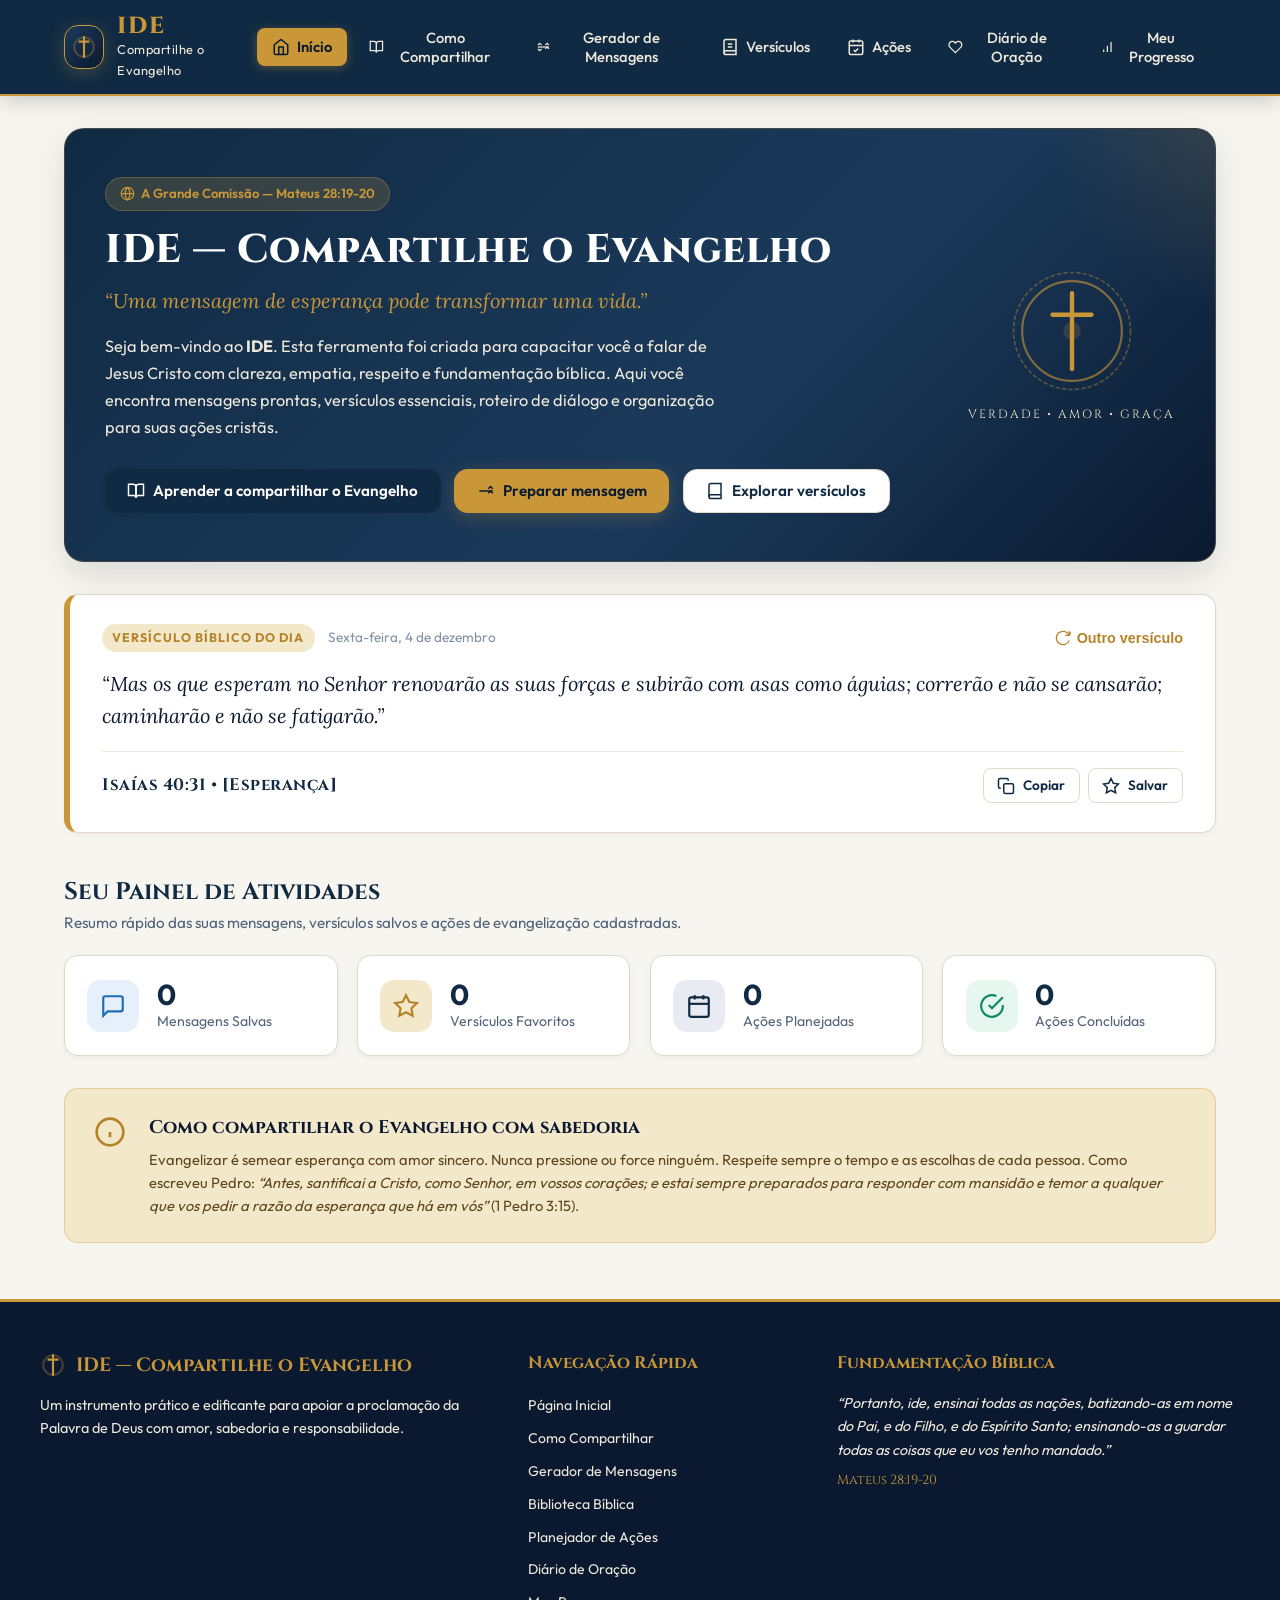
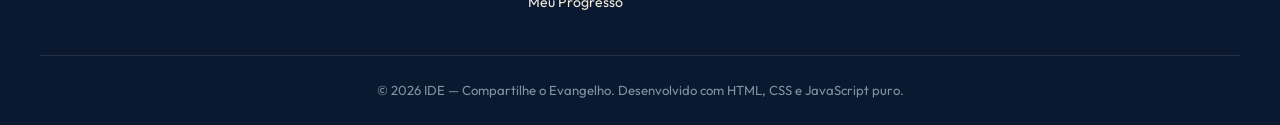
<file: index.html>
<!DOCTYPE html>
<html lang="pt-BR">
<head>
  <meta charset="UTF-8">
  <meta http-equiv="refresh" content="0; url=IDE-Evangelho/index.html">
  <title>Redirecionando para IDE — Compartilhe o Evangelho</title>
</head>
<body style="font-family: sans-serif; text-align: center; padding: 3rem;">
  <h2>Carregando IDE — Compartilhe o Evangelho...</h2>
  <p><a href="IDE-Evangelho/index.html">Clique aqui se você não for redirecionado automaticamente.</a></p>
  <script>
    window.location.href = "IDE-Evangelho/index.html";
  </script>
</body>
</html>
</file>
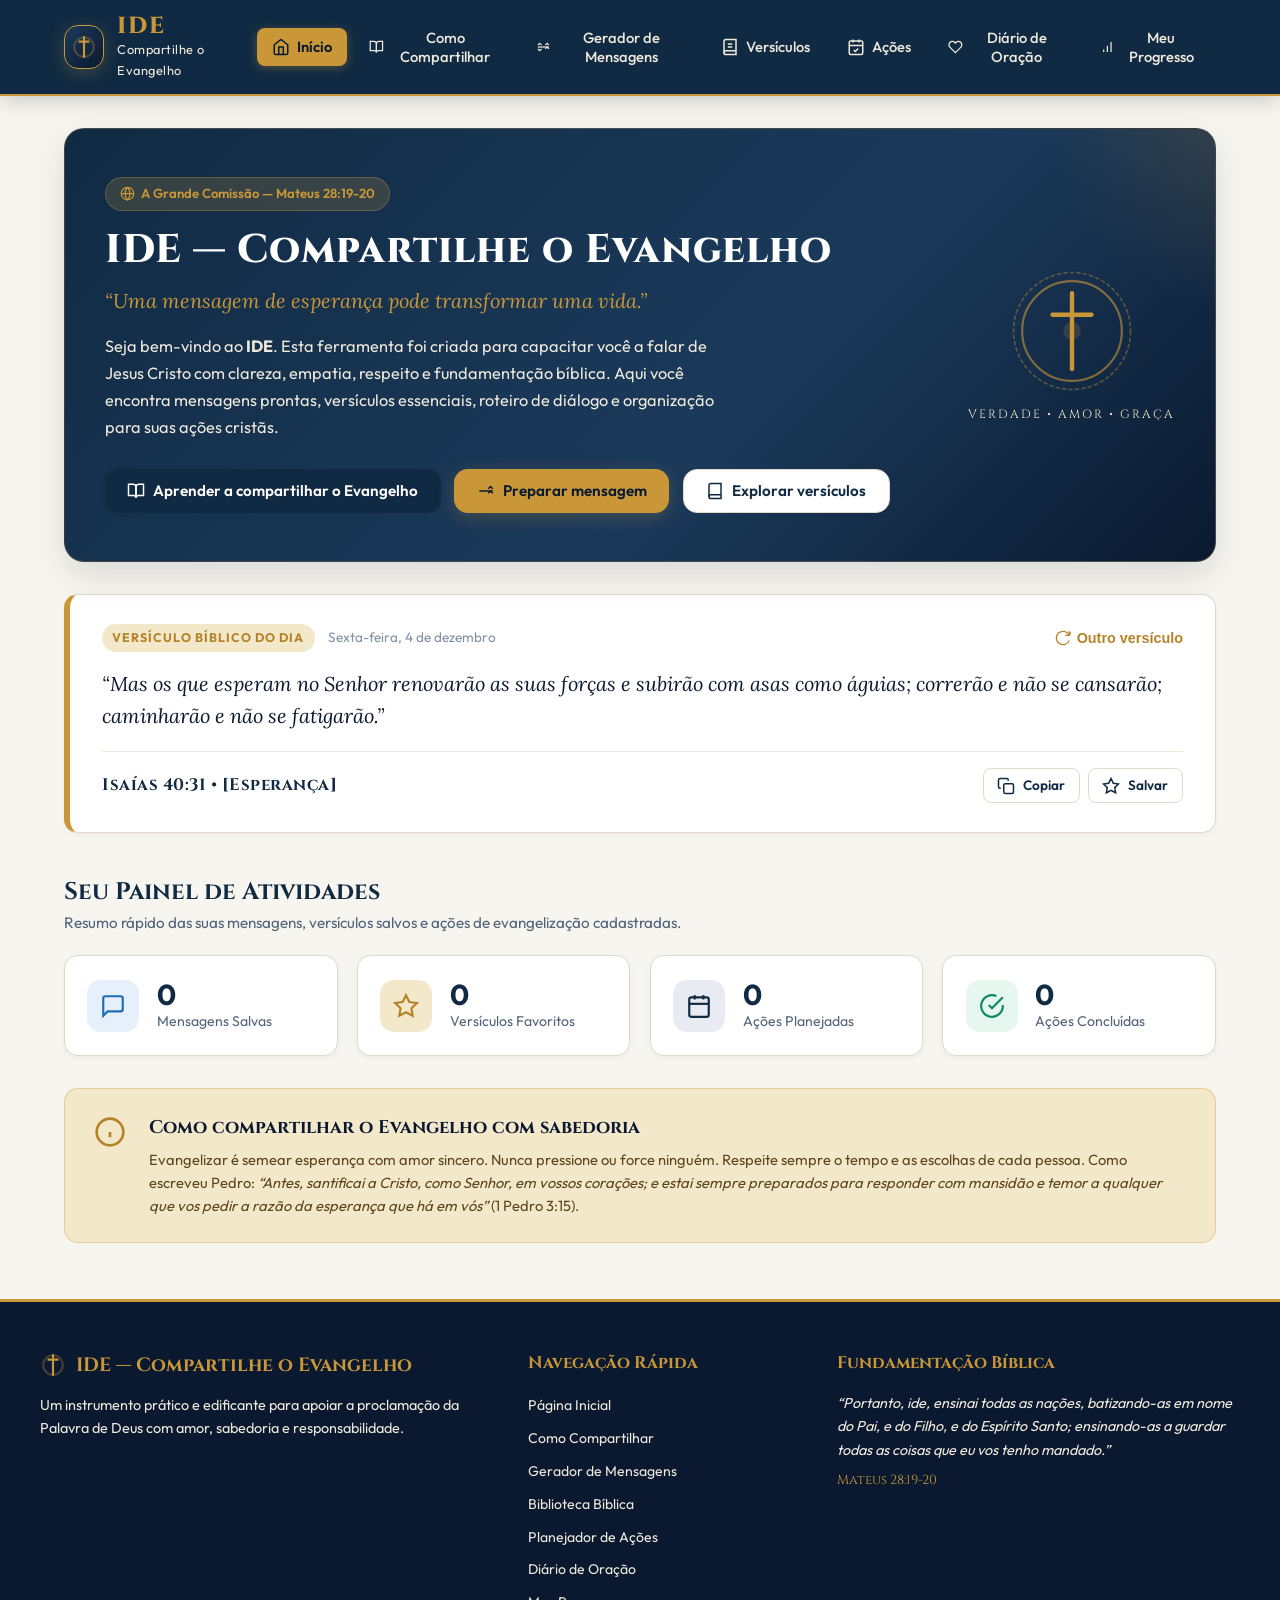
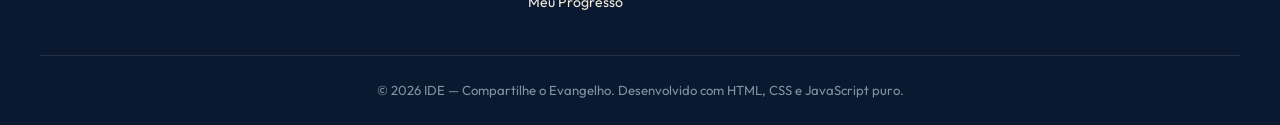
<file: IDE-Evangelho/index.html>
<!DOCTYPE html>
<html lang="pt-BR">
<head>
  <meta charset="UTF-8">
  <meta name="viewport" content="width=device-width, initial-scale=1.0">
  <title>IDE — Compartilhe o Evangelho</title>
  <meta name="description" content="Aplicativo prático para ajudar cristãos a compartilhar a mensagem de Jesus Cristo com amor, respeito e sabedoria bíblica.">
  <link rel="preconnect" href="https://fonts.googleapis.com">
  <link rel="preconnect" href="https://fonts.gstatic.com" crossorigin>
  <link href="https://fonts.googleapis.com/css2?family=Cinzel:wght@500;700;800&family=Outfit:wght@300;400;500;600;700&family=Lora:ital,wght@0,400;0,600;1,400&display=swap" rel="stylesheet">
  <link rel="stylesheet" href="style.css">
</head>
<body>

  <!-- CABEÇALHO / NAVBAR -->
  <header class="main-header">
    <div class="header-container">
      <div class="brand-logo" onclick="switchTab('inicio')">
        <div class="logo-icon-wrapper">
          <svg class="app-icon" viewBox="0 0 24 24" fill="none" stroke="currentColor" stroke-width="2">
            <!-- Cruz estilizada e coração -->
            <path d="M12 2v20M7 7h10"/>
            <circle cx="12" cy="12" r="9" stroke-opacity="0.3"/>
          </svg>
        </div>
        <div class="brand-text">
          <span class="brand-title">IDE</span>
          <span class="brand-subtitle">Compartilhe o Evangelho</span>
        </div>
      </div>

      <!-- Navegação Desktop -->
      <nav class="desktop-nav" aria-label="Navegação Principal">
        <button class="nav-btn active" data-tab="inicio" onclick="switchTab('inicio')">
          <svg class="nav-icon" viewBox="0 0 24 24" fill="none" stroke="currentColor" stroke-width="2"><path d="m3 9 9-7 9 7v11a2 2 0 0 1-2 2H5a2 2 0 0 1-2-2z"/><polyline points="9 22 9 12 15 12 15 22"/></svg>
          Início
        </button>
        <button class="nav-btn" data-tab="guia" onclick="switchTab('guia')">
          <svg class="nav-icon" viewBox="0 0 24 24" fill="none" stroke="currentColor" stroke-width="2"><path d="M2 3h6a4 4 0 0 1 4 4v14a3 3 0 0 0-3-3H2z"/><path d="M22 3h-6a4 4 0 0 0-4 4v14a3 3 0 0 1 3-3h7z"/></svg>
          Como Compartilhar
        </button>
        <button class="nav-btn" data-tab="gerador" onclick="switchTab('gerador')">
          <svg class="nav-icon" viewBox="0 0 24 24" fill="none" stroke="currentColor" stroke-width="2"><path d="m21 15-3-3-3 3"/><path d="m15 9 3-3 3 3"/><path d="M21 12H3"/><path d="m3 9 3-3 3 3"/><path d="m9 15-3 3-3-3"/></svg>
          Gerador de Mensagens
        </button>
        <button class="nav-btn" data-tab="versiculos" onclick="switchTab('versiculos')">
          <svg class="nav-icon" viewBox="0 0 24 24" fill="none" stroke="currentColor" stroke-width="2"><path d="M4 19.5A2.5 2.5 0 0 1 6.5 17H20"/><path d="M6.5 2H20v20H6.5A2.5 2.5 0 0 1 4 19.5v-15A2.5 2.5 0 0 1 6.5 2z"/><line x1="9" y1="8" x2="15" y2="8"/><line x1="9" y1="12" x2="15" y2="12"/></svg>
          Versículos
        </button>
        <button class="nav-btn" data-tab="planejador" onclick="switchTab('planejador')">
          <svg class="nav-icon" viewBox="0 0 24 24" fill="none" stroke="currentColor" stroke-width="2"><rect x="3" y="4" width="18" height="18" rx="2" ry="2"/><line x1="16" y1="2" x2="16" y2="6"/><line x1="8" y1="2" x2="8" y2="6"/><line x1="3" y1="10" x2="21" y2="10"/><path d="m9 16 2 2 4-4"/></svg>
          Ações
        </button>
        <button class="nav-btn" data-tab="oracao" onclick="switchTab('oracao')">
          <svg class="nav-icon" viewBox="0 0 24 24" fill="none" stroke="currentColor" stroke-width="2"><path d="M20.84 4.61a5.5 5.5 0 0 0-7.78 0L12 5.67l-1.06-1.06a5.5 5.5 0 0 0-7.78 7.78l1.06 1.06L12 21.23l7.78-7.78 1.06-1.06a5.5 5.5 0 0 0 0-7.78z"/></svg>
          Diário de Oração
        </button>
        <button class="nav-btn" data-tab="progresso" onclick="switchTab('progresso')">
          <svg class="nav-icon" viewBox="0 0 24 24" fill="none" stroke="currentColor" stroke-width="2"><path d="M12 20V10"/><path d="M18 20V4"/><path d="M6 20v-4"/></svg>
          Meu Progresso
        </button>
      </nav>

      <!-- Botão Menu Mobile -->
      <button class="mobile-menu-toggle" id="mobileMenuBtn" aria-label="Abrir menu de navegação" onclick="toggleMobileMenu()">
        <svg viewBox="0 0 24 24" fill="none" stroke="currentColor" stroke-width="2"><line x1="3" y1="12" x2="21" y2="12"/><line x1="3" y1="6" x2="21" y2="6"/><line x1="3" y1="18" x2="21" y2="18"/></svg>
      </button>
    </div>

    <!-- Gaveta de Navegação Mobile -->
    <div class="mobile-drawer" id="mobileDrawer">
      <div class="mobile-nav-links">
        <button class="mobile-nav-item active" onclick="switchTab('inicio')">Início</button>
        <button class="mobile-nav-item" onclick="switchTab('guia')">Como Compartilhar</button>
        <button class="mobile-nav-item" onclick="switchTab('gerador')">Gerador de Mensagens</button>
        <button class="mobile-nav-item" onclick="switchTab('versiculos')">Biblioteca de Versículos</button>
        <button class="mobile-nav-item" onclick="switchTab('planejador')">Planejador de Evangelização</button>
        <button class="mobile-nav-item" onclick="switchTab('oracao')">Diário de Oração</button>
        <button class="mobile-nav-item" onclick="switchTab('progresso')">Meu Progresso</button>
      </div>
    </div>
  </header>

  <!-- CONTEÚDO PRINCIPAL (SEÇÕES/ABAS) -->
  <main class="main-content" id="appMain">

    <!-- 1. PÁGINA INICIAL / DASHBOARD -->
    <section id="tab-inicio" class="app-tab active">
      <!-- Hero Principal -->
      <div class="hero-card">
        <div class="hero-content">
          <div class="hero-badge">
            <svg class="badge-icon" viewBox="0 0 24 24" fill="none" stroke="currentColor" stroke-width="2"><circle cx="12" cy="12" r="10"/><path d="M12 2a14.5 14.5 0 0 0 0 20 14.5 14.5 0 0 0 0-20"/><path d="M2 12h20"/></svg>
            A Grande Comissão — Mateus 28:19-20
          </div>
          <h1 class="hero-title">IDE — Compartilhe o Evangelho</h1>
          <p class="hero-tagline">“Uma mensagem de esperança pode transformar uma vida.”</p>
          <p class="hero-description">
            Seja bem-vindo ao <strong>IDE</strong>. Esta ferramenta foi criada para capacitar você a falar de Jesus Cristo
            com clareza, empatia, respeito e fundamentação bíblica. Aqui você encontra mensagens prontas, versículos essenciais,
            roteiro de diálogo e organização para suas ações cristãs.
          </p>

          <div class="hero-cta-group">
            <button class="btn btn-primary" onclick="switchTab('guia')">
              <svg viewBox="0 0 24 24" fill="none" stroke="currentColor" stroke-width="2"><path d="M2 3h6a4 4 0 0 1 4 4v14a3 3 0 0 0-3-3H2z"/><path d="M22 3h-6a4 4 0 0 0-4 4v14a3 3 0 0 1 3-3h7z"/></svg>
              Aprender a compartilhar o Evangelho
            </button>
            <button class="btn btn-gold" onclick="switchTab('gerador')">
              <svg viewBox="0 0 24 24" fill="none" stroke="currentColor" stroke-width="2"><path d="m21 15-3-3-3 3"/><path d="m15 9 3-3 3 3"/><path d="M21 12H3"/></svg>
              Preparar mensagem
            </button>
            <button class="btn btn-outline" onclick="switchTab('versiculos')">
              <svg viewBox="0 0 24 24" fill="none" stroke="currentColor" stroke-width="2"><path d="M4 19.5A2.5 2.5 0 0 1 6.5 17H20"/><path d="M6.5 2H20v20H6.5A2.5 2.5 0 0 1 4 19.5v-15A2.5 2.5 0 0 1 6.5 2z"/></svg>
              Explorar versículos
            </button>
          </div>
        </div>

        <div class="hero-visual-art">
          <div class="sacred-seal">
            <svg viewBox="0 0 120 120" class="seal-svg">
              <circle cx="60" cy="60" r="54" stroke="currentColor" stroke-width="1.5" stroke-dasharray="4 2" fill="none" opacity="0.4"/>
              <circle cx="60" cy="60" r="46" stroke="currentColor" stroke-width="2" fill="none" opacity="0.6"/>
              <!-- Cruz Central -->
              <path d="M60 25 L60 95" stroke="currentColor" stroke-width="4" stroke-linecap="round"/>
              <path d="M42 45 L78 45" stroke="currentColor" stroke-width="4" stroke-linecap="round"/>
              <!-- Resplendor / Raios Suaves -->
              <circle cx="60" cy="60" r="8" fill="currentColor" opacity="0.2"/>
            </svg>
            <span class="seal-caption">Verdade • Amor • Graça</span>
          </div>
        </div>
      </div>

      <!-- Versículo do Dia -->
      <div class="daily-verse-card">
        <div class="card-header-flex">
          <div class="card-title-group">
            <span class="badge-gold">Versículo Bíblico do Dia</span>
            <span class="daily-date" id="dailyDateText">Hoje</span>
          </div>
          <button class="btn-text-action" onclick="refreshDailyVerse()" title="Sortear outro versículo edificante">
            <svg viewBox="0 0 24 24" fill="none" stroke="currentColor" stroke-width="2"><path d="M21.5 2v6h-6M21.34 15.57a10 10 0 1 1-.57-8.38l5.67-5.67"/></svg>
            Outro versículo
          </button>
        </div>
        <blockquote class="daily-verse-quote" id="dailyVerseQuote">
          “Porque Deus amou o mundo de tal maneira que deu o seu Filho unigênito, para que todo aquele que nele crê não pereça, mas tenha a vida eterna.”
        </blockquote>
        <div class="daily-verse-footer">
          <div class="verse-reference" id="dailyVerseRef">João 3:16</div>
          <div class="daily-verse-actions">
            <button class="btn btn-sm btn-outline" onclick="copyDailyVerse()">
              <svg viewBox="0 0 24 24" fill="none" stroke="currentColor" stroke-width="2"><rect x="9" y="9" width="13" height="13" rx="2" ry="2"/><path d="M5 15H4a2 2 0 0 1-2-2V4a2 2 0 0 1 2-2h9a2 2 0 0 1 2 2v1"/></svg>
              Copiar
            </button>
            <button class="btn btn-sm btn-outline" id="dailyVerseFavBtn" onclick="toggleFavoriteDailyVerse()">
              <svg viewBox="0 0 24 24" fill="none" stroke="currentColor" stroke-width="2"><path d="M20.84 4.61a5.5 5.5 0 0 0-7.78 0L12 5.67l-1.06-1.06a5.5 5.5 0 0 0-7.78 7.78l1.06 1.06L12 21.23l7.78-7.78 1.06-1.06a5.5 5.5 0 0 0 0-7.78z"/></svg>
              Salvar
            </button>
          </div>
        </div>
      </div>

      <!-- Resumo do Usuário (Cards Estatísticos Rápidos) -->
      <div class="section-title-wrap">
        <h2>Seu Painel de Atividades</h2>
        <p>Resumo rápido das suas mensagens, versículos salvos e ações de evangelização cadastradas.</p>
      </div>

      <div class="summary-cards-grid">
        <div class="summary-card" onclick="switchTab('gerador'); showSavedMessagesModal();">
          <div class="summary-icon icon-blue">
            <svg viewBox="0 0 24 24" fill="none" stroke="currentColor" stroke-width="2"><path d="M21 15a2 2 0 0 1-2 2H7l-4 4V5a2 2 0 0 1 2-2h14a2 2 0 0 1 2 2z"/></svg>
          </div>
          <div class="summary-info">
            <span class="summary-number" id="dashFavMessagesCount">0</span>
            <span class="summary-label">Mensagens Salvas</span>
          </div>
        </div>

        <div class="summary-card" onclick="switchTab('versiculos'); filterOnlyFavoritesVerses();">
          <div class="summary-icon icon-gold">
            <svg viewBox="0 0 24 24" fill="none" stroke="currentColor" stroke-width="2"><polygon points="12 2 15.09 8.26 22 9.27 17 14.14 18.18 21.02 12 17.77 5.82 21.02 7 14.14 2 9.27 8.91 8.26 12 2"/></svg>
          </div>
          <div class="summary-info">
            <span class="summary-number" id="dashFavVersesCount">0</span>
            <span class="summary-label">Versículos Favoritos</span>
          </div>
        </div>

        <div class="summary-card" onclick="switchTab('planejador')">
          <div class="summary-icon icon-navy">
            <svg viewBox="0 0 24 24" fill="none" stroke="currentColor" stroke-width="2"><rect x="3" y="4" width="18" height="18" rx="2" ry="2"/><line x1="16" y1="2" x2="16" y2="6"/><line x1="8" y1="2" x2="8" y2="6"/><line x1="3" y1="10" x2="21" y2="10"/></svg>
          </div>
          <div class="summary-info">
            <span class="summary-number" id="dashPlannedActionsCount">0</span>
            <span class="summary-label">Ações Planejadas</span>
          </div>
        </div>

        <div class="summary-card" onclick="switchTab('planejador')">
          <div class="summary-icon icon-green">
            <svg viewBox="0 0 24 24" fill="none" stroke="currentColor" stroke-width="2"><path d="M22 11.08V12a10 10 0 1 1-5.93-9.14"/><polyline points="22 4 12 14.01 9 11.01"/></svg>
          </div>
          <div class="summary-info">
            <span class="summary-number" id="dashCompletedActionsCount">0</span>
            <span class="summary-label">Ações Concluídas</span>
          </div>
        </div>
      </div>

      <!-- Princípios de Ouro da Evangelização Cristã -->
      <div class="golden-banner">
        <div class="golden-icon">
          <svg viewBox="0 0 24 24" fill="none" stroke="currentColor" stroke-width="2"><circle cx="12" cy="12" r="10"/><path d="M12 16v-4"/><path d="M12 8h.01"/></svg>
        </div>
        <div class="golden-text">
          <h3>Como compartilhar o Evangelho com sabedoria</h3>
          <p>
            Evangelizar é semear esperança com amor sincero. Nunca pressione ou force ninguém. Respeite sempre o tempo e as escolhas de cada pessoa. Como escreveu Pedro: <em>“Antes, santificai a Cristo, como Senhor, em vossos corações; e estai sempre preparados para responder com mansidão e temor a qualquer que vos pedir a razão da esperança que há em vós”</em> (1 Pedro 3:15).
          </p>
        </div>
      </div>
    </section>

    <!-- 2. APRENDA A COMPARTILHAR O EVANGELHO (GUIA EDUCATIVO) -->
    <section id="tab-guia" class="app-tab">
      <div class="page-header">
        <span class="category-badge">Guia Educativo Passo a Passo</span>
        <h1 class="page-title">Como Apresentar a Mensagem Cristã</h1>
        <p class="page-subtitle">Um roteiro prático e bíblico em 5 etapas para explicar o Evangelho de forma simples, amorosa e respeitosa.</p>
      </div>

      <!-- Navegação rápida das etapas -->
      <div class="steps-nav-pill">
        <button class="step-pill-btn active" onclick="jumpToStep('step-1')">1. O Amor de Deus</button>
        <button class="step-pill-btn" onclick="jumpToStep('step-2')">2. O Problema do Pecado</button>
        <button class="step-pill-btn" onclick="jumpToStep('step-3')">3. Jesus Cristo</button>
        <button class="step-pill-btn" onclick="jumpToStep('step-4')">4. A Resposta da Fé</button>
        <button class="step-pill-btn" onclick="jumpToStep('step-5')">5. A Vida Cristã</button>
      </div>

      <!-- Etapas detalhadas em cards modernos -->
      <div class="guide-steps-container">

        <!-- ETAPA 1 -->
        <article class="guide-step-card" id="step-1">
          <div class="step-number-badge">Etapa 01</div>
          <div class="step-card-body">
            <h2 class="step-title">O Amor Incondicional de Deus</h2>
            <div class="step-verse-box">
              <span class="verse-reference-label">Passagem Central: João 3:16</span>
              <p>“Porque Deus amou o mundo de tal maneira que deu o seu Filho unigênito, para que todo aquele que nele crê não pereça, mas tenha a vida eterna.”</p>
            </div>
            
            <div class="step-content-block">
              <h3>A Explicação do Conceito</h3>
              <p>
                Deus não nos criou por necessidade, mas por profundo amor. Ele deseja que cada pessoa conheça Sua paz e viva em comunhão com Ele. O amor de Deus não depende de méritos humanos; é uma dádiva que acolhe, restaura e dá sentido pleno à existência.
              </p>
            </div>

            <div class="step-practical-grid">
              <div class="practical-box">
                <div class="box-header">
                  <svg viewBox="0 0 24 24" fill="none" stroke="currentColor" stroke-width="2"><path d="M21 15a2 2 0 0 1-2 2H7l-4 4V5a2 2 0 0 1 2-2h14a2 2 0 0 1 2 2z"/></svg>
                  <strong>Como iniciar uma conversa:</strong>
                </div>
                <p>“Você já parou para pensar em qual é o propósito maior da nossa vida? Eu descobri que Deus se importa com cada detalhe da nossa história e nos ama de forma pessoal.”</p>
              </div>

              <div class="practical-box">
                <div class="box-header">
                  <svg viewBox="0 0 24 24" fill="none" stroke="currentColor" stroke-width="2"><circle cx="12" cy="12" r="10"/><path d="M9.09 9a3 3 0 0 1 5.83 1c0 2-3 3-3 3"/><line x1="12" y1="17" x2="12.01" y2="17"/></svg>
                  <strong>Perguntas para reflexão mútua:</strong>
                </div>
                <p>“Quando as coisas ficam difíceis, onde você costuma buscar forças ou esperança? Você já experimentou a sensação de ser amado por Deus?”</p>
              </div>
            </div>
          </div>
        </article>

        <!-- ETAPA 2 -->
        <article class="guide-step-card" id="step-2">
          <div class="step-number-badge">Etapa 02</div>
          <div class="step-card-body">
            <h2 class="step-title">O Problema do Pecado e a Fragilidade Humana</h2>
            <div class="step-verse-box">
              <span class="verse-reference-label">Passagem Central: Romanos 3:23</span>
              <p>“Porque todos pecaram e destituídos estão da glória de Deus.”</p>
            </div>
            
            <div class="step-content-block">
              <h3>A Explicação do Conceito (Com Respeito e Empatia)</h3>
              <p>
                A Bíblia usa a palavra pecado não para acusar ou humilhar, mas como diagnóstico sincero: todos nós erramos, falhamos em amar plenamente e nos afastamos do padrão de justiça de Deus. Esse distanciamento gera vazio interior, culpa e separação espiritual. Reconhecer nossa fragilidade não é sinal de fraqueza, mas de humildade e honestidade.
              </p>
            </div>

            <div class="step-practical-grid">
              <div class="practical-box">
                <div class="box-header">
                  <svg viewBox="0 0 24 24" fill="none" stroke="currentColor" stroke-width="2"><path d="M21 15a2 2 0 0 1-2 2H7l-4 4V5a2 2 0 0 1 2-2h14a2 2 0 0 1 2 2z"/></svg>
                  <strong>Como iniciar uma conversa:</strong>
                </div>
                <p>“É impressionante como todos nós sentimos que o mundo está ferido e que nós mesmos muitas vezes erramos tentando acertar. A Bíblia chama essa nossa limitação de pecado, e todos nós precisamos de perdão.”</p>
              </div>

              <div class="practical-box">
                <div class="box-header">
                  <svg viewBox="0 0 24 24" fill="none" stroke="currentColor" stroke-width="2"><circle cx="12" cy="12" r="10"/><path d="M9.09 9a3 3 0 0 1 5.83 1c0 2-3 3-3 3"/><line x1="12" y1="17" x2="12.01" y2="17"/></svg>
                  <strong>Perguntas para reflexão mútua:</strong>
                </div>
                <p>“Você já sentiu o peso de um erro ou a necessidade de recomeçar do zero com o coração leve e limpo?”</p>
              </div>
            </div>
          </div>
        </article>

        <!-- ETAPA 3 -->
        <article class="guide-step-card" id="step-3">
          <div class="step-number-badge">Etapa 03</div>
          <div class="step-card-body">
            <h2 class="step-title">Jesus Cristo: O Caminho e o Resgate</h2>
            <div class="step-verse-box">
              <span class="verse-reference-label">Passagens Centrais: Romanos 5:8 & 1 Coríntios 15:3-4</span>
              <p>“Mas Deus prova o seu amor para conosco em que Cristo morreu por nós, sendo nós ainda pecadores.”</p>
              <p style="margin-top: 0.5rem; font-style: italic;">“Cristo morreu pelos nossos pecados, segundo as Escrituras, e foi sepultado, e ressuscitou ao terceiro dia.”</p>
            </div>
            
            <div class="step-content-block">
              <h3>A Explicação do Conceito</h3>
              <p>
                Como os seres humanos não conseguem alcançar a perfeição por seus próprios méritos, o próprio Deus veio ao nosso encontro na pessoa de Jesus Cristo. Na cruz, Jesus assumiu o peso dos nossos pecados por puro amor. Ele não permaneceu na sepultura: ressuscitou, venceu a morte e abriu o caminho definitivo para reconciliação com o Pai e vida eterna.
              </p>
            </div>

            <div class="step-practical-grid">
              <div class="practical-box">
                <div class="box-header">
                  <svg viewBox="0 0 24 24" fill="none" stroke="currentColor" stroke-width="2"><path d="M21 15a2 2 0 0 1-2 2H7l-4 4V5a2 2 0 0 1 2-2h14a2 2 0 0 1 2 2z"/></svg>
                  <strong>Como iniciar uma conversa:</strong>
                </div>
                <p>“O cristianismo não é sobre regras para tentar agradar a Deus, mas sobre o que Jesus já fez por nós na cruz: Ele pagou nossa dívida e nos ofereceu graça de graça.”</p>
              </div>

              <div class="practical-box">
                <div class="box-header">
                  <svg viewBox="0 0 24 24" fill="none" stroke="currentColor" stroke-width="2"><circle cx="12" cy="12" r="10"/><path d="M9.09 9a3 3 0 0 1 5.83 1c0 2-3 3-3 3"/><line x1="12" y1="17" x2="12.01" y2="17"/></svg>
                  <strong>Perguntas para reflexão mútua:</strong>
                </div>
                <p>“Para você, quem foi Jesus Cristo? Você sabia que Ele deu a vida especificamente para que pudéssemos ter paz com Deus?”</p>
              </div>
            </div>
          </div>
        </article>

        <!-- ETAPA 4 -->
        <article class="guide-step-card" id="step-4">
          <div class="step-number-badge">Etapa 04</div>
          <div class="step-card-body">
            <h2 class="step-title">A Resposta ao Evangelho: Fé e Decisão Pessoal</h2>
            <div class="step-verse-box">
              <span class="verse-reference-label">Passagens Centrais: Romanos 10:9 & Marcos 1:15</span>
              <p>“A saber: Se, com a tua boca, confessares ao Senhor Jesus e, em teu coração, creres que Deus o ressuscitou dos mortos, serás salvo.”</p>
            </div>
            
            <div class="step-content-block">
              <h3>A Explicação do Conceito</h3>
              <p>
                A salvação é um presente gratuito de Deus, mas requer uma resposta voluntária. Essa resposta envolve dois passos: <strong>arrependimento</strong> (reconhecer os erros e mudar a direção de vida) e <strong>fé</strong> (confiar plenamente em Jesus como Salvador e Senhor). Ninguém é obrigado; é uma decisão pessoal nascida no coração.
              </p>
            </div>

            <div class="step-practical-grid">
              <div class="practical-box">
                <div class="box-header">
                  <svg viewBox="0 0 24 24" fill="none" stroke="currentColor" stroke-width="2"><path d="M21 15a2 2 0 0 1-2 2H7l-4 4V5a2 2 0 0 1 2-2h14a2 2 0 0 1 2 2z"/></svg>
                  <strong>Como fazer um convite carinhoso:</strong>
                </div>
                <p>“Se você sentir esse desejo no coração, pode falar com Deus em oração agora mesmo, pedindo perdão e entregando sua vida aos cuidados de Jesus.”</p>
              </div>

              <div class="practical-box">
                <div class="box-header">
                  <svg viewBox="0 0 24 24" fill="none" stroke="currentColor" stroke-width="2"><circle cx="12" cy="12" r="10"/><path d="M9.09 9a3 3 0 0 1 5.83 1c0 2-3 3-3 3"/><line x1="12" y1="17" x2="12.01" y2="17"/></svg>
                  <strong>Perguntas para reflexão mútua:</strong>
                </div>
                <p>“O que você acha dessa mensagem? Você gostaria de orar comigo ou tem alguma dúvida sobre o que conversamos?”</p>
              </div>
            </div>
          </div>
        </article>

        <!-- ETAPA 5 -->
        <article class="guide-step-card" id="step-5">
          <div class="step-number-badge">Etapa 05</div>
          <div class="step-card-body">
            <h2 class="step-title">A Nova Vida Cristã: Crescimento e Comunhão</h2>
            <div class="step-verse-box">
              <span class="verse-reference-label">Passagens Centrais: João 13:34-35 & Filipenses 4:6-7</span>
              <p>“Um novo mandamento vos dou: Que vos ameis uns aos outros; como eu vos amei a vós, que também vós uns aos outros vos ameis.”</p>
            </div>
            
            <div class="step-content-block">
              <h3>A Explicação do Conceito</h3>
              <p>
                Entregar a vida a Jesus não é o fim, mas o início de uma caminhada transformadora. A vida cristã se desenvolve em quatro pilares fundamentais:
                <strong>1) Amor prático ao próximo</strong> através de boas obras e empatia;
                <strong>2) Vida de oração</strong> diária em intimidade com o Pai;
                <strong>3) Comunhão</strong> com outros irmãos em uma igreja local;
                <strong>4) Estudo da Bíblia</strong> para guiar decisões com sabedoria.
              </p>
            </div>

            <div class="step-practical-grid">
              <div class="practical-box">
                <div class="box-header">
                  <svg viewBox="0 0 24 24" fill="none" stroke="currentColor" stroke-width="2"><path d="M21 15a2 2 0 0 1-2 2H7l-4 4V5a2 2 0 0 1 2-2h14a2 2 0 0 1 2 2z"/></svg>
                  <strong>Como acolher o novo irmão:</strong>
                </div>
                <p>“Estou à disposição para estudarmos a Bíblia juntos e te acompanhar. Seria uma honra orar com você e te convidar para conhecer nossa comunidade de fé.”</p>
              </div>

              <div class="practical-box">
                <div class="box-header">
                  <svg viewBox="0 0 24 24" fill="none" stroke="currentColor" stroke-width="2"><circle cx="12" cy="12" r="10"/><path d="M9.09 9a3 3 0 0 1 5.83 1c0 2-3 3-3 3"/><line x1="12" y1="17" x2="12.01" y2="17"/></svg>
                  <strong>Perguntas para reflexão mútua:</strong>
                </div>
                <p>“Que tal lermos juntos o Evangelho de João? Ele mostra de perto a vida, os milagres e o coração amoroso de Jesus.”</p>
              </div>
            </div>
          </div>
        </article>

      </div>

      <!-- Manual da Evangelização Ética e Respeitosa -->
      <div class="respect-guidelines-card">
        <div class="guidelines-header">
          <div class="guidelines-icon">
            <svg viewBox="0 0 24 24" fill="none" stroke="currentColor" stroke-width="2"><path d="M17 21v-2a4 4 0 0 0-4-4H5a4 4 0 0 0-4 4v2"/><circle cx="9" cy="7" r="4"/><path d="M23 21v-2a4 4 0 0 0-3-3.87"/><path d="M16 3.13a4 4 0 0 1 0 7.75"/></svg>
          </div>
          <div>
            <h3>Manual da Evangelização com Respeito e Amor</h3>
            <p>Diretrizes éticas e espirituais para ser um embaixador de Cristo sem ferir ou constranger:</p>
          </div>
        </div>
        <div class="guidelines-list">
          <div class="guideline-item">
            <span class="guide-num">1</span>
            <div class="guide-detail">
              <strong>Escuta Atenta:</strong> Ouça mais do que fala. Conheça as dores e a história da pessoa antes de dar respostas prontas (Tiago 1:19).
            </div>
          </div>
          <div class="guideline-item">
            <span class="guide-num">2</span>
            <div class="guide-detail">
              <strong>Respeito ao Livre-Arbítrio:</strong> Se a pessoa demonstrar desconforto ou pedir para não falar de fé, agradeça a conversa com carinho e mude de assunto. Jamais insista ou debata.
            </div>
          </div>
          <div class="guideline-item">
            <span class="guide-num">3</span>
            <div class="guide-detail">
              <strong>Sem Julgamentos ou Ameaças:</strong> O Evangelho é Boa Nova, não ameaça de condenação ou medo. Fale da graça e da esperança em Jesus.
            </div>
          </div>
          <div class="guideline-item">
            <span class="guide-num">4</span>
            <div class="guide-detail">
              <strong>Humildade:</strong> Não nos posicionamos como superiores moralmente, mas como pessoas imperfeitas alcançadas pela misericórdia de Deus.
            </div>
          </div>
        </div>
      </div>
    </section>

    <!-- 3. GERADOR DE MENSAGENS EVANGELÍSTICAS -->
    <section id="tab-gerador" class="app-tab">
      <div class="page-header">
        <span class="category-badge">Ferramenta Prática</span>
        <h1 class="page-title">Gerador de Mensagens Evangelísticas</h1>
        <p class="page-subtitle">Escolha o público ou situação para gerar mensagens cristãs edificantes, com versículos bíblicos e dicas de envio.</p>
      </div>

      <div class="generator-container">
        <!-- Painel de Seleção de Categoria -->
        <div class="generator-controls-card">
          <label for="messageCategorySelect" class="control-label">
            <svg class="label-icon" viewBox="0 0 24 24" fill="none" stroke="currentColor" stroke-width="2"><rect x="3" y="3" width="7" height="7"/><rect x="14" y="3" width="7" height="7"/><rect x="14" y="14" width="7" height="7"/><rect x="3" y="14" width="7" height="7"/></svg>
            Selecione a Categoria da Mensagem:
          </label>
          <div class="custom-select-wrap">
            <select id="messageCategorySelect" class="form-select" onchange="onCategoryChange()">
              <option value="amigos">🤝 Evangelização de amigos</option>
              <option value="jovens">🎒 Mensagens para jovens</option>
              <option value="esperanca">🌱 Mensagens de esperança</option>
              <option value="amor_deus">❤️ Mensagens sobre o amor de Deus</option>
              <option value="salvacao">✝️ Mensagens sobre Jesus e a salvação</option>
              <option value="redes_sociais">📱 Mensagens para redes sociais</option>
              <option value="convite_igreja">⛪ Mensagens para convidar alguém à igreja</option>
            </select>
          </div>

          <div class="generator-buttons-row">
            <button class="btn btn-primary btn-lg" onclick="generateMessage()">
              <svg viewBox="0 0 24 24" fill="none" stroke="currentColor" stroke-width="2"><path d="m21 15-3-3-3 3"/><path d="m15 9 3-3 3 3"/><path d="M21 12H3"/><path d="m3 9 3-3 3 3"/><path d="m9 15-3 3-3-3"/></svg>
              Gerar Mensagem
            </button>
            <button class="btn btn-outline" onclick="showSavedMessagesModal()">
              <svg viewBox="0 0 24 24" fill="none" stroke="currentColor" stroke-width="2"><polygon points="12 2 15.09 8.26 22 9.27 17 14.14 18.18 21.02 12 17.77 5.82 21.02 7 14.14 2 9.27 8.91 8.26 12 2"/></svg>
              Ver Favoritas (<span id="savedMsgBadge">0</span>)
            </button>
          </div>
        </div>

        <!-- Card da Mensagem Gerada -->
        <div class="generated-message-card" id="generatedMessageCard">
          <div class="generated-card-top">
            <span class="badge-category-pill" id="genMsgCategoryBadge">🤝 Evangelização de amigos</span>
            <div class="message-meta-actions">
              <button class="icon-action-btn" id="genMsgFavBtn" onclick="toggleFavoriteGeneratedMessage()" title="Salvar mensagem nos favoritos">
                <svg id="genMsgFavIcon" viewBox="0 0 24 24" fill="none" stroke="currentColor" stroke-width="2"><polygon points="12 2 15.09 8.26 22 9.27 17 14.14 18.18 21.02 12 17.77 5.82 21.02 7 14.14 2 9.27 8.91 8.26 12 2"/></svg>
              </button>
            </div>
          </div>

          <h2 class="generated-msg-title" id="genMsgTitle">Título da Mensagem</h2>
          
          <div class="generated-msg-body" id="genMsgBody">
            Texto da mensagem cristã preparada com carinho para alcançar corações com respeito e verdade.
          </div>

          <div class="generated-verse-quote-box">
            <svg class="quote-watermark" viewBox="0 0 24 24" fill="currentColor"><path d="M14.017 21v-7.391c0-5.704 3.731-9.57 8.983-10.609l.995 2.151c-2.432.917-3.995 3.638-3.995 5.849h4v10h-9.983zm-14.017 0v-7.391c0-5.704 3.748-9.57 9-10.609l.996 2.151c-2.433.917-3.996 3.638-3.996 5.849h3.983v10h-9.983z"/></svg>
            <p class="verse-quote-text" id="genMsgVerse">“Versículo bíblico relacionado.”</p>
            <span class="verse-quote-ref" id="genMsgRef">— Referência Bíblica</span>
          </div>

          <div class="sharing-suggestion-box">
            <div class="sharing-icon">
              <svg viewBox="0 0 24 24" fill="none" stroke="currentColor" stroke-width="2"><path d="M4 4h16c1.1 0 2 .9 2 2v12c0 1.1-.9 2-2 2H4c-1.1 0-2-.9-2-2V6c0-1.1.9-2 2-2z"/><polyline points="22,6 12,13 2,6"/></svg>
            </div>
            <div>
              <strong>Sugestão prática de como compartilhar:</strong>
              <p id="genMsgSuggestion">Envie em uma conversa pessoal com afeto ou por mensagem de áudio.</p>
            </div>
          </div>

          <!-- Ações da Mensagem -->
          <div class="generated-card-actions">
            <button class="btn btn-primary" onclick="copyGeneratedMessage()">
              <svg viewBox="0 0 24 24" fill="none" stroke="currentColor" stroke-width="2"><rect x="9" y="9" width="13" height="13" rx="2" ry="2"/><path d="M5 15H4a2 2 0 0 1-2-2V4a2 2 0 0 1 2-2h9a2 2 0 0 1 2 2v1"/></svg>
              Copiar Texto Completo
            </button>
            <button class="btn btn-gold" onclick="shareOnWhatsApp()">
              <svg viewBox="0 0 24 24" fill="none" stroke="currentColor" stroke-width="2"><circle cx="12" cy="12" r="10"/><path d="M16 8l-8 8"/><path d="M8 8h8v8"/></svg>
              Compartilhar no WhatsApp
            </button>
            <button class="btn btn-outline" onclick="generateMessage()">
              <svg viewBox="0 0 24 24" fill="none" stroke="currentColor" stroke-width="2"><path d="M21.5 2v6h-6M21.34 15.57a10 10 0 1 1-.57-8.38l5.67-5.67"/></svg>
              Outra Opção
            </button>
          </div>
        </div>
      </div>
    </section>

    <!-- 4. BIBLIOTECA DE VERSÍCULOS BÍBLICOS -->
    <section id="tab-versiculos" class="app-tab">
      <div class="page-header">
        <span class="category-badge">Palavra de Deus</span>
        <h1 class="page-title">Biblioteca de Versículos para Evangelização</h1>
        <p class="page-subtitle">Passagens fundamentais da Bíblia Sagrada organizadas por temas, com dicas de aplicação e busca rápida.</p>
      </div>

      <!-- Barra de Pesquisa e Filtros -->
      <div class="verses-filter-toolbar">
        <div class="search-box-wrap">
          <svg class="search-icon" viewBox="0 0 24 24" fill="none" stroke="currentColor" stroke-width="2"><circle cx="11" cy="11" r="8"/><line x1="21" y1="21" x2="16.65" y2="16.65"/></svg>
          <input type="text" id="verseSearchInput" class="search-input" placeholder="Pesquisar por versículo, texto, livro ou referência (ex: João, amor, salvação)..." oninput="filterVerses()">
          <button class="clear-search-btn" id="clearSearchBtn" onclick="clearVerseSearch()" title="Limpar pesquisa">✕</button>
        </div>

        <div class="filter-actions-row">
          <div class="verses-theme-chips" id="themeChipsContainer">
            <!-- Gerado via JS para os temas -->
          </div>
          <button class="fav-filter-pill" id="favFilterBtn" onclick="toggleOnlyFavoritesFilter()">
            <svg viewBox="0 0 24 24" fill="none" stroke="currentColor" stroke-width="2"><polygon points="12 2 15.09 8.26 22 9.27 17 14.14 18.18 21.02 12 17.77 5.82 21.02 7 14.14 2 9.27 8.91 8.26 12 2"/></svg>
            Apenas Favoritos
          </button>
        </div>
      </div>

      <!-- Indicador de Resultados -->
      <div class="results-meta-bar">
        <span>Exibindo <strong id="versesCountDisplay">0</strong> versículos</span>
      </div>

      <!-- Grade de Versículos -->
      <div class="verses-grid" id="versesGrid">
        <!-- Preenchido via JavaScript -->
      </div>
    </section>

    <!-- 5. PLANEJADOR DE EVANGELIZAÇÃO -->
    <section id="tab-planejador" class="app-tab">
      <div class="page-header">
        <span class="category-badge">Organização Prática</span>
        <h1 class="page-title">Planejador de Ações Evangelísticas</h1>
        <p class="page-subtitle">Organize suas conversas, visitas, entregas de mensagens e ações comunitárias com amor e intencionalidade.</p>
      </div>

      <div class="planner-layout">
        <!-- Formulário de Cadastro de Ação -->
        <div class="planner-form-card">
          <div class="card-form-title">
            <svg viewBox="0 0 24 24" fill="none" stroke="currentColor" stroke-width="2"><circle cx="12" cy="12" r="10"/><line x1="12" y1="8" x2="12" y2="16"/><line x1="8" y1="12" x2="16" y2="12"/></svg>
            <h2 id="plannerFormHeaderTitle">Nova Ação Evangelística</h2>
          </div>

          <form id="actionForm" onsubmit="handleSaveAction(event)">
            <input type="hidden" id="actionId">

            <div class="form-group">
              <label for="actionName">Nome da Ação <span class="required">*</span></label>
              <input type="text" id="actionName" class="form-input" placeholder="Ex: Conversar com colega de trabalho sobre a fé" required>
            </div>

            <div class="form-group">
              <label for="actionGoal">Objetivo da Atividade <span class="required">*</span></label>
              <textarea id="actionGoal" class="form-textarea" rows="2" placeholder="Ex: Ouvir seus desafios, demonstrar apoio e compartilhar uma mensagem de esperança" required></textarea>
            </div>

            <div class="form-row-2">
              <div class="form-group">
                <label for="actionDate">Data Prevista <span class="required">*</span></label>
                <input type="date" id="actionDate" class="form-input" required>
              </div>

              <div class="form-group">
                <label for="actionLocation">Local ou Contexto <span class="required">*</span></label>
                <input type="text" id="actionLocation" class="form-input" placeholder="Ex: Intervalo do almoço, Praça, Faculdade" required>
              </div>
            </div>

            <div class="form-group">
              <label for="actionNotes">Observações / Lembretes</label>
              <textarea id="actionNotes" class="form-textarea" rows="2" placeholder="Ex: Levar um Novo Testamento de presente; orar antes do encontro"></textarea>
            </div>

            <div class="form-group">
              <label for="actionStatus">Status Inicial</label>
              <select id="actionStatus" class="form-select">
                <option value="planejada">📌 Planejada</option>
                <option value="concluida">✅ Concluída</option>
              </select>
            </div>

            <!-- Sugestões Rápidas de Ação -->
            <div class="quick-templates-box">
              <span class="quick-title">Sugestões rápidas (clique para preencher):</span>
              <div class="quick-tags">
                <button type="button" class="quick-tag-btn" onclick="fillActionTemplate('amigo')">+ Conversar com amigo</button>
                <button type="button" class="quick-tag-btn" onclick="fillActionTemplate('jovens')">+ Grupo de jovens</button>
                <button type="button" class="quick-tag-btn" onclick="fillActionTemplate('comunidade')">+ Ação comunitária</button>
                <button type="button" class="quick-tag-btn" onclick="fillActionTemplate('redes')">+ Mensagem digital</button>
              </div>
            </div>

            <div class="form-actions-bar">
              <button type="submit" class="btn btn-primary" id="saveActionSubmitBtn">
                <svg viewBox="0 0 24 24" fill="none" stroke="currentColor" stroke-width="2"><path d="M19 21H5a2 2 0 0 1-2-2V5a2 2 0 0 1 2-2h11l5 5v11a2 2 0 0 1-2 2z"/><polyline points="17 21 17 13 7 13 7 21"/><polyline points="7 3 7 8 15 8"/></svg>
                Salvar Ação
              </button>
              <button type="button" class="btn btn-outline" id="cancelActionEditBtn" onclick="resetActionForm()" style="display: none;">
                Cancelar
              </button>
            </div>
          </form>
        </div>

        <!-- Lista de Ações Cadastradas -->
        <div class="planner-list-container">
          <div class="list-filters-header">
            <h3>Minhas Ações</h3>
            <div class="filter-tab-pills">
              <button class="pill-btn active" id="actFilterAll" onclick="filterActionsList('todas')">Todas (<span id="countAllActions">0</span>)</button>
              <button class="pill-btn" id="actFilterPlanned" onclick="filterActionsList('planejada')">Planejadas (<span id="countPlannedActions">0</span>)</button>
              <button class="pill-btn" id="actFilterCompleted" onclick="filterActionsList('concluida')">Concluídas (<span id="countCompletedActions">0</span>)</button>
            </div>
          </div>

          <div class="actions-list" id="actionsListContainer">
            <!-- Injetado via JavaScript -->
          </div>
        </div>
      </div>
    </section>

    <!-- 6. DIÁRIO DE ORAÇÃO -->
    <section id="tab-oracao" class="app-tab">
      <div class="page-header">
        <span class="category-badge">Vida Devocional</span>
        <h1 class="page-title">Diário de Oração Evangelística</h1>
        <p class="page-subtitle">A evangelização começa de joelhos. Registre motivos de oração por amigos, familiares e ações da igreja.</p>
      </div>

      <!-- Alerta de Privacidade -->
      <div class="privacy-notice-box">
        <svg viewBox="0 0 24 24" fill="none" stroke="currentColor" stroke-width="2"><rect x="3" y="11" width="18" height="11" rx="2" ry="2"/><path d="M7 11V7a5 5 0 0 1 10 0v4"/></svg>
        <div>
          <strong>Privacidade e Sigilo Garantidos:</strong>
          <p>Seus pedidos de oração ficam gravados exclusivamente no navegador deste dispositivo (localStorage). Nenhuma informação é compartilhada com terceiros ou enviada a servidores.</p>
        </div>
      </div>

      <div class="prayer-layout">
        <!-- Formulário de Oração -->
        <div class="prayer-form-card">
          <div class="card-form-title">
            <svg viewBox="0 0 24 24" fill="none" stroke="currentColor" stroke-width="2"><path d="M20.84 4.61a5.5 5.5 0 0 0-7.78 0L12 5.67l-1.06-1.06a5.5 5.5 0 0 0-7.78 7.78l1.06 1.06L12 21.23l7.78-7.78 1.06-1.06a5.5 5.5 0 0 0 0-7.78z"/></svg>
            <h2 id="prayerFormHeaderTitle">Novo Pedido de Oração</h2>
          </div>

          <form id="prayerForm" onsubmit="handleSavePrayer(event)">
            <input type="hidden" id="prayerId">

            <div class="form-group">
              <label for="prayerTitle">Descrição ou Motivo <span class="required">*</span></label>
              <input type="text" id="prayerTitle" class="form-input" placeholder="Ex: Pela vida e saúde da família do Marcos" required>
            </div>

            <div class="form-row-2">
              <div class="form-group">
                <label for="prayerDate">Data do Registro <span class="required">*</span></label>
                <input type="date" id="prayerDate" class="form-input" required>
              </div>

              <div class="form-group">
                <label for="prayerStatus">Status</label>
                <select id="prayerStatus" class="form-select">
                  <option value="em_oracao">🙏 Em Oração</option>
                  <option value="respondida">✨ Oração Respondida / Graça Alcançada</option>
                </select>
              </div>
            </div>

            <div class="form-group">
              <label for="prayerNotes">Observações / Detalhes</label>
              <textarea id="prayerNotes" class="form-textarea" rows="3" placeholder="Ex: Pedir sabedoria para conversar com ele e que Deus conforte seu coração."></textarea>
            </div>

            <div class="form-actions-bar">
              <button type="submit" class="btn btn-primary" id="savePrayerSubmitBtn">
                <svg viewBox="0 0 24 24" fill="none" stroke="currentColor" stroke-width="2"><path d="M19 21H5a2 2 0 0 1-2-2V5a2 2 0 0 1 2-2h11l5 5v11a2 2 0 0 1-2 2z"/></svg>
                Salvar Pedido
              </button>
              <button type="button" class="btn btn-outline" id="cancelPrayerEditBtn" onclick="resetPrayerForm()" style="display: none;">
                Cancelar
              </button>
            </div>
          </form>
        </div>

        <!-- Lista de Pedidos -->
        <div class="prayer-list-container">
          <div class="list-filters-header">
            <h3>Pedidos Cadastrados</h3>
            <div class="filter-tab-pills">
              <button class="pill-btn active" id="prayerFilterAll" onclick="filterPrayersList('todos')">Todos (<span id="countAllPrayers">0</span>)</button>
              <button class="pill-btn" id="prayerFilterActive" onclick="filterPrayersList('em_oracao')">Em Oração (<span id="countActivePrayers">0</span>)</button>
              <button class="pill-btn" id="prayerFilterAnswered" onclick="filterPrayersList('respondida')">Respondidos (<span id="countAnsweredPrayers">0</span>)</button>
            </div>
          </div>

          <div class="prayer-list" id="prayerListContainer">
            <!-- Injetado via JavaScript -->
          </div>
        </div>
      </div>
    </section>

    <!-- 7. MEU PROGRESSO -->
    <section id="tab-progresso" class="app-tab">
      <div class="page-header">
        <span class="category-badge">Acompanhamento Cristão</span>
        <h1 class="page-title">Meu Progresso no IDE</h1>
        <p class="page-subtitle">Acompanhe com gratidão sua dedicação à proclamação do Evangelho, sem comparações ou disputas.</p>
      </div>

      <!-- Banner Inspirador -->
      <div class="encouragement-banner">
        <div class="encouragement-icon">
          <svg viewBox="0 0 24 24" fill="none" stroke="currentColor" stroke-width="2"><path d="M12 2l3.09 6.26L22 9.27l-5 4.87 1.18 6.88L12 17.77l-6.18 3.25L7 14.14 2 9.27l6.91-1.01L12 2z"/></svg>
        </div>
        <div class="encouragement-text">
          <h3 id="progressEncouragementTitle">“Fiel é o que vos chama, o qual também o fará.”</h3>
          <p id="progressEncouragementText">Cada conversa, oração e mensagem compartilhada é uma semente de amor que Deus pode fazer florescer no tempo certo.</p>
        </div>
      </div>

      <!-- Métricas -->
      <div class="progress-stats-grid">
        <div class="progress-card">
          <div class="progress-card-icon icon-blue">
            <svg viewBox="0 0 24 24" fill="none" stroke="currentColor" stroke-width="2"><path d="m21 15-3-3-3 3"/><path d="m15 9 3-3 3 3"/><path d="M21 12H3"/></svg>
          </div>
          <div class="progress-card-value" id="statGenMessagesCount">0</div>
          <div class="progress-card-label">Mensagens Geradas</div>
          <div class="progress-card-hint">Mensagens preparadas para compartilhar</div>
        </div>

        <div class="progress-card">
          <div class="progress-card-icon icon-gold">
            <svg viewBox="0 0 24 24" fill="none" stroke="currentColor" stroke-width="2"><polygon points="12 2 15.09 8.26 22 9.27 17 14.14 18.18 21.02 12 17.77 5.82 21.02 7 14.14 2 9.27 8.91 8.26 12 2"/></svg>
          </div>
          <div class="progress-card-value" id="statFavVersesCount">0</div>
          <div class="progress-card-label">Versículos Favoritados</div>
          <div class="progress-card-hint">Passagens bíblicas memorizadas e guardadas</div>
        </div>

        <div class="progress-card">
          <div class="progress-card-icon icon-navy">
            <svg viewBox="0 0 24 24" fill="none" stroke="currentColor" stroke-width="2"><rect x="3" y="4" width="18" height="18" rx="2" ry="2"/><line x1="16" y1="2" x2="16" y2="6"/><line x1="8" y1="2" x2="8" y2="6"/><line x1="3" y1="10" x2="21" y2="10"/></svg>
          </div>
          <div class="progress-card-value" id="statPlannedActionsCount">0</div>
          <div class="progress-card-label">Ações Planejadas</div>
          <div class="progress-card-hint">Iniciativas evangelísticas agendadas</div>
        </div>

        <div class="progress-card">
          <div class="progress-card-icon icon-green">
            <svg viewBox="0 0 24 24" fill="none" stroke="currentColor" stroke-width="2"><path d="M22 11.08V12a10 10 0 1 1-5.93-9.14"/><polyline points="22 4 12 14.01 9 11.01"/></svg>
          </div>
          <div class="progress-card-value" id="statCompletedActionsCount">0</div>
          <div class="progress-card-label">Ações Concluídas</div>
          <div class="progress-card-hint">Etapas evangelísticas realizadas</div>
        </div>

        <div class="progress-card">
          <div class="progress-card-icon icon-purple">
            <svg viewBox="0 0 24 24" fill="none" stroke="currentColor" stroke-width="2"><path d="M20.84 4.61a5.5 5.5 0 0 0-7.78 0L12 5.67l-1.06-1.06a5.5 5.5 0 0 0-7.78 7.78l1.06 1.06L12 21.23l7.78-7.78 1.06-1.06a5.5 5.5 0 0 0 0-7.78z"/></svg>
          </div>
          <div class="progress-card-value" id="statPrayersCount">0</div>
          <div class="progress-card-label">Pedidos de Oração</div>
          <div class="progress-card-hint"><span id="statAnsweredPrayersCount">0</span> respondidos com gratidão</div>
        </div>

        <div class="progress-card">
          <div class="progress-card-icon icon-gold">
            <svg viewBox="0 0 24 24" fill="none" stroke="currentColor" stroke-width="2"><path d="M21 15a2 2 0 0 1-2 2H7l-4 4V5a2 2 0 0 1 2-2h14a2 2 0 0 1 2 2z"/></svg>
          </div>
          <div class="progress-card-value" id="statSavedMessagesCount">0</div>
          <div class="progress-card-label">Mensagens Favoritas</div>
          <div class="progress-card-hint">Mensagens salvas para uso contínuo</div>
        </div>
      </div>

      <!-- Linha do Tempo de Atividades Recentes -->
      <div class="recent-activities-card">
        <div class="card-header-flex">
          <h3>Atividades Recentes</h3>
          <button class="btn-text-action" onclick="clearActivityHistory()">Limpar Histórico</button>
        </div>
        <div class="activity-timeline" id="activityTimelineContainer">
          <!-- Injetado via JS -->
        </div>
      </div>

      <!-- Gerenciamento de Dados Locais (Backup e Restauração) -->
      <div class="data-management-card">
        <h3>Gerenciamento de Dados (Armazenamento Local)</h3>
        <p>
          Seus dados são salvos de forma 100% segura no seu navegador (localStorage). Você pode exportar um arquivo de backup para transferir para outro computador ou restaurar quando desejar.
        </p>
        <div class="data-buttons-row">
          <button class="btn btn-outline" onclick="exportUserData()">
            <svg viewBox="0 0 24 24" fill="none" stroke="currentColor" stroke-width="2"><path d="M21 15v4a2 2 0 0 1-2 2H5a2 2 0 0 1-2-2v-4"/><polyline points="7 10 12 15 17 10"/><line x1="12" y1="15" x2="12" y2="3"/></svg>
            Exportar Backup (JSON)
          </button>
          
          <label class="btn btn-outline" style="cursor: pointer;">
            <svg viewBox="0 0 24 24" fill="none" stroke="currentColor" stroke-width="2"><path d="M21 15v4a2 2 0 0 1-2 2H5a2 2 0 0 1-2-2v-4"/><polyline points="17 8 12 3 7 8"/><line x1="12" y1="3" x2="12" y2="15"/></svg>
            Restaurar Backup
            <input type="file" id="importBackupInput" accept=".json" onchange="importUserData(event)" style="display: none;">
          </label>

          <button class="btn btn-outline" onclick="loadSampleDataPrompt()">
            <svg viewBox="0 0 24 24" fill="none" stroke="currentColor" stroke-width="2"><path d="M12 2v4M12 18v4M4.93 4.93l2.83 2.83M16.24 16.24l2.83 2.83M2 12h4M18 12h4M4.93 19.07l2.83-2.83M16.24 7.76l2.83-2.83"/></svg>
            Carregar Dados de Exemplo
          </button>

          <button class="btn btn-danger-outline" onclick="confirmResetAllData()">
            <svg viewBox="0 0 24 24" fill="none" stroke="currentColor" stroke-width="2"><polyline points="3 6 5 6 21 6"/><path d="M19 6v14a2 2 0 0 1-2 2H7a2 2 0 0 1-2-2V6m3 0V4a2 2 0 0 1 2-2h4a2 2 0 0 1 2 2v2"/></svg>
            Limpar Todos os Dados
          </button>
        </div>
      </div>
    </section>

  </main>

  <!-- RODAPÉ -->
  <footer class="main-footer">
    <div class="footer-container">
      <div class="footer-col">
        <div class="footer-brand">
          <svg class="footer-logo-icon" viewBox="0 0 24 24" fill="none" stroke="currentColor" stroke-width="2"><path d="M12 2v20M7 7h10"/><circle cx="12" cy="12" r="9" stroke-opacity="0.3"/></svg>
          <span>IDE — Compartilhe o Evangelho</span>
        </div>
        <p class="footer-text">
          Um instrumento prático e edificante para apoiar a proclamação da Palavra de Deus com amor, sabedoria e responsabilidade.
        </p>
      </div>

      <div class="footer-col">
        <h4 class="footer-heading">Navegação Rápida</h4>
        <ul class="footer-links">
          <li><a href="javascript:void(0)" onclick="switchTab('inicio')">Página Inicial</a></li>
          <li><a href="javascript:void(0)" onclick="switchTab('guia')">Como Compartilhar</a></li>
          <li><a href="javascript:void(0)" onclick="switchTab('gerador')">Gerador de Mensagens</a></li>
          <li><a href="javascript:void(0)" onclick="switchTab('versiculos')">Biblioteca Bíblica</a></li>
          <li><a href="javascript:void(0)" onclick="switchTab('planejador')">Planejador de Ações</a></li>
          <li><a href="javascript:void(0)" onclick="switchTab('oracao')">Diário de Oração</a></li>
          <li><a href="javascript:void(0)" onclick="switchTab('progresso')">Meu Progresso</a></li>
        </ul>
      </div>

      <div class="footer-col">
        <h4 class="footer-heading">Fundamentação Bíblica</h4>
        <p class="footer-text">
          <em>“Portanto, ide, ensinai todas as nações, batizando-as em nome do Pai, e do Filho, e do Espírito Santo; ensinando-as a guardar todas as coisas que eu vos tenho mandado.”</em>
        </p>
        <span class="footer-subref">Mateus 28:19-20</span>
      </div>
    </div>
    <div class="footer-bottom">
      <p>&copy; 2026 IDE — Compartilhe o Evangelho. Desenvolvido com HTML, CSS e JavaScript puro.</p>
    </div>
  </footer>

  <!-- MODAL DE MENSAGENS FAVORITAS -->
  <div class="modal-overlay" id="favMessagesModal">
    <div class="modal-card">
      <div class="modal-header">
        <h3>Mensagens Evangelísticas Salvas</h3>
        <button class="modal-close-btn" onclick="closeSavedMessagesModal()">✕</button>
      </div>
      <div class="modal-body" id="favMessagesModalBody">
        <!-- Injetado dinamicamente via JS -->
      </div>
      <div class="modal-footer">
        <button class="btn btn-outline" onclick="closeSavedMessagesModal()">Fechar</button>
      </div>
    </div>
  </div>

  <!-- CONTAINER DE TOAST (NOTIFICAÇÕES FLUTUANTES) -->
  <div class="toast-container" id="toastContainer" aria-live="polite"></div>

  <!-- SCRIPTS -->
  <script src="script.js"></script>
</body>
</html>
</file>
<file: IDE-Evangelho/style.css>
/* ==========================================================================
   IDE — COMPARTILHE O EVANGELHO | Folha de Estilos Principal (CSS3 Puro)
   Paleta: Azul-marinho, Branco, Bege e Dourado Suave
   Design moderno, acessível, responsivo e inspirador
   ========================================================================== */

/* --- VARIÁVEIS DE DESIGN SYSTEM --- */
:root {
  /* Cores Principais */
  --color-navy-dark: #0a192f;
  --color-navy: #102a43;
  --color-navy-light: #1b3a5b;
  --color-navy-subtle: #244b75;

  --color-gold: #c99738;
  --color-gold-hover: #b58327;
  --color-gold-light: #f4e8cb;
  --color-gold-glow: rgba(201, 151, 56, 0.18);

  --color-beige-bg: #f7f5ef;
  --color-beige-card: #ffffff;
  --color-beige-subtle: #efe9dc;
  --color-beige-border: #e2d9c8;

  --color-white: #ffffff;
  --color-text-main: #1e293b;
  --color-text-muted: #53647a;
  --color-text-light: #8292a4;

  /* Cores de Estado */
  --color-success: #0d8a5f;
  --color-success-bg: #e6f7ef;
  --color-danger: #c53030;
  --color-danger-bg: #fde8e8;
  --color-warning: #b7791f;
  --color-warning-bg: #fef3c7;
  --color-purple: #6b46c1;
  --color-purple-bg: #f3e8ff;

  /* Tipografia */
  --font-heading: 'Cinzel', serif;
  --font-body: 'Outfit', -apple-system, BlinkMacSystemFont, 'Segoe UI', Roboto, sans-serif;
  --font-quote: 'Lora', Georgia, serif;

  /* Sombras e Elevações */
  --shadow-sm: 0 2px 6px rgba(16, 42, 67, 0.05);
  --shadow-md: 0 6px 18px rgba(16, 42, 67, 0.08);
  --shadow-lg: 0 14px 34px rgba(16, 42, 67, 0.12);
  --shadow-gold: 0 4px 18px rgba(201, 151, 56, 0.25);

  /* Bordas e Raios */
  --radius-sm: 8px;
  --radius-md: 14px;
  --radius-lg: 20px;
  --radius-full: 9999px;

  /* Transições Suaves */
  --transition: all 0.25s ease-in-out;
}

/* --- RESET & CONFIGURAÇÕES GERAIS --- */
*, *::before, *::after {
  box-sizing: border-box;
  margin: 0;
  padding: 0;
}

html {
  scroll-behavior: smooth;
  font-size: 16px;
}

body {
  font-family: var(--font-body);
  background-color: var(--color-beige-bg);
  color: var(--color-text-main);
  line-height: 1.6;
  min-height: 100vh;
  display: flex;
  flex-direction: column;
  -webkit-font-smoothing: antialiased;
}

/* --- CABEÇALHO / NAVBAR --- */
.main-header {
  background-color: var(--color-navy);
  color: var(--color-white);
  position: sticky;
  top: 0;
  z-index: 1000;
  box-shadow: 0 4px 20px rgba(10, 25, 47, 0.2);
  border-bottom: 2px solid var(--color-gold);
}

.header-container {
  max-width: 1200px;
  margin: 0 auto;
  padding: 0.85rem 1.5rem;
  display: flex;
  align-items: center;
  justify-content: space-between;
}

.brand-logo {
  display: flex;
  align-items: center;
  gap: 0.85rem;
  cursor: pointer;
  text-decoration: none;
  user-select: none;
}

.logo-icon-wrapper {
  width: 44px;
  height: 44px;
  background: linear-gradient(135deg, var(--color-navy-light), var(--color-navy-dark));
  border: 1.5px solid var(--color-gold);
  border-radius: var(--radius-md);
  display: flex;
  align-items: center;
  justify-content: center;
  box-shadow: var(--shadow-gold);
}

.app-icon {
  width: 26px;
  height: 26px;
  stroke: var(--color-gold);
}

.brand-text {
  display: flex;
  flex-direction: column;
}

.brand-title {
  font-family: var(--font-heading);
  font-size: 1.45rem;
  font-weight: 800;
  letter-spacing: 2px;
  color: var(--color-gold);
  line-height: 1.1;
}

.brand-subtitle {
  font-size: 0.8rem;
  font-weight: 400;
  color: var(--color-beige-subtle);
  letter-spacing: 0.5px;
}

/* Navegação Desktop */
.desktop-nav {
  display: flex;
  align-items: center;
  gap: 0.4rem;
}

.nav-btn {
  background: transparent;
  border: none;
  color: var(--color-beige-subtle);
  font-family: var(--font-body);
  font-size: 0.92rem;
  font-weight: 500;
  padding: 0.6rem 0.95rem;
  border-radius: var(--radius-sm);
  cursor: pointer;
  display: inline-flex;
  align-items: center;
  gap: 0.45rem;
  transition: var(--transition);
}

.nav-icon {
  width: 18px;
  height: 18px;
  stroke: currentColor;
}

.nav-btn:hover {
  color: var(--color-white);
  background-color: rgba(255, 255, 255, 0.08);
}

.nav-btn.active {
  color: var(--color-navy-dark);
  background-color: var(--color-gold);
  font-weight: 600;
  box-shadow: 0 2px 10px rgba(201, 151, 56, 0.35);
}

.mobile-menu-toggle {
  display: none;
  background: transparent;
  border: 1px solid rgba(255, 255, 255, 0.2);
  color: var(--color-gold);
  padding: 0.5rem;
  border-radius: var(--radius-sm);
  cursor: pointer;
}

.mobile-menu-toggle svg {
  width: 24px;
  height: 24px;
}

.mobile-drawer {
  display: none;
  background-color: var(--color-navy-dark);
  border-top: 1px solid rgba(201, 151, 56, 0.2);
  padding: 1rem 1.5rem;
}

.mobile-drawer.open {
  display: block;
}

.mobile-nav-links {
  display: flex;
  flex-direction: column;
  gap: 0.5rem;
}

.mobile-nav-item {
  background: transparent;
  border: none;
  color: var(--color-beige-subtle);
  text-align: left;
  font-family: var(--font-body);
  font-size: 1rem;
  padding: 0.75rem 1rem;
  border-radius: var(--radius-sm);
  cursor: pointer;
  width: 100%;
}

.mobile-nav-item.active {
  background-color: var(--color-gold);
  color: var(--color-navy-dark);
  font-weight: 600;
}

/* --- CONTEÚDO PRINCIPAL (MAIN & TABS) --- */
.main-content {
  flex: 1;
  max-width: 1200px;
  width: 100%;
  margin: 0 auto;
  padding: 2rem 1.5rem 3.5rem 1.5rem;
}

.app-tab {
  display: none;
  animation: fadeIn 0.3s ease-in-out;
}

.app-tab.active {
  display: block;
}

@keyframes fadeIn {
  from { opacity: 0; transform: translateY(6px); }
  to { opacity: 1; transform: translateY(0); }
}

/* --- CABEÇALHO PADRÃO DE PÁGINAS / ABAS --- */
.page-header {
  margin-bottom: 2rem;
  text-align: center;
}

.category-badge {
  display: inline-block;
  font-size: 0.8rem;
  font-weight: 600;
  text-transform: uppercase;
  letter-spacing: 1.5px;
  background-color: var(--color-gold-light);
  color: var(--color-gold-hover);
  padding: 0.35rem 0.9rem;
  border-radius: var(--radius-full);
  margin-bottom: 0.75rem;
}

.page-title {
  font-family: var(--font-heading);
  font-size: 2.2rem;
  color: var(--color-navy);
  margin-bottom: 0.5rem;
  font-weight: 700;
}

.page-subtitle {
  font-size: 1.05rem;
  color: var(--color-text-muted);
  max-width: 720px;
  margin: 0 auto;
}

/* --- BOTÕES GERAIS --- */
.btn {
  display: inline-flex;
  align-items: center;
  justify-content: center;
  gap: 0.5rem;
  font-family: var(--font-body);
  font-size: 0.95rem;
  font-weight: 600;
  padding: 0.75rem 1.4rem;
  border-radius: var(--radius-md);
  border: none;
  cursor: pointer;
  transition: var(--transition);
  text-decoration: none;
  line-height: 1.2;
}

.btn svg {
  width: 18px;
  height: 18px;
}

.btn-primary {
  background-color: var(--color-navy);
  color: var(--color-white);
  box-shadow: var(--shadow-sm);
}

.btn-primary:hover {
  background-color: var(--color-navy-light);
  transform: translateY(-2px);
  box-shadow: var(--shadow-md);
}

.btn-gold {
  background-color: var(--color-gold);
  color: var(--color-navy-dark);
  box-shadow: var(--shadow-gold);
}

.btn-gold:hover {
  background-color: var(--color-gold-hover);
  color: var(--color-white);
  transform: translateY(-2px);
}

.btn-outline {
  background-color: var(--color-white);
  color: var(--color-navy);
  border: 1.5px solid var(--color-beige-border);
}

.btn-outline:hover {
  border-color: var(--color-navy);
  background-color: var(--color-beige-subtle);
  transform: translateY(-2px);
}

.btn-danger-outline {
  background-color: var(--color-white);
  color: var(--color-danger);
  border: 1.5px solid #feb2b2;
}

.btn-danger-outline:hover {
  background-color: var(--color-danger-bg);
  border-color: var(--color-danger);
}

.btn-sm {
  font-size: 0.85rem;
  padding: 0.45rem 0.85rem;
  border-radius: var(--radius-sm);
}

.btn-lg {
  font-size: 1.05rem;
  padding: 0.9rem 1.8rem;
}

.btn-text-action {
  background: transparent;
  border: none;
  color: var(--color-gold-hover);
  font-size: 0.9rem;
  font-weight: 600;
  cursor: pointer;
  display: inline-flex;
  align-items: center;
  gap: 0.35rem;
  transition: var(--transition);
}

.btn-text-action svg {
  width: 16px;
  height: 16px;
}

.btn-text-action:hover {
  color: var(--color-navy);
  text-decoration: underline;
}

/* ==========================================================================
   1. PÁGINA INICIAL / DASHBOARD
   ========================================================================== */
.hero-card {
  background: linear-gradient(135deg, var(--color-navy) 0%, var(--color-navy-light) 60%, var(--color-navy-dark) 100%);
  color: var(--color-white);
  border-radius: var(--radius-lg);
  padding: 3rem 2.5rem;
  margin-bottom: 2rem;
  display: flex;
  align-items: center;
  justify-content: space-between;
  gap: 2.5rem;
  position: relative;
  overflow: hidden;
  box-shadow: var(--shadow-lg);
  border: 1px solid rgba(201, 151, 56, 0.25);
}

.hero-card::after {
  content: "";
  position: absolute;
  top: -50%;
  right: -20%;
  width: 400px;
  height: 400px;
  background: radial-gradient(circle, var(--color-gold-glow) 0%, transparent 70%);
  pointer-events: none;
}

.hero-content {
  flex: 1;
  z-index: 1;
}

.hero-badge {
  display: inline-flex;
  align-items: center;
  gap: 0.4rem;
  font-size: 0.82rem;
  font-weight: 600;
  background-color: rgba(201, 151, 56, 0.2);
  color: var(--color-gold);
  border: 1px solid rgba(201, 151, 56, 0.3);
  padding: 0.35rem 0.85rem;
  border-radius: var(--radius-full);
  margin-bottom: 1rem;
}

.hero-badge .badge-icon {
  width: 15px;
  height: 15px;
}

.hero-title {
  font-family: var(--font-heading);
  font-size: 2.5rem;
  font-weight: 800;
  letter-spacing: 1px;
  color: var(--color-white);
  line-height: 1.15;
  margin-bottom: 0.75rem;
}

.hero-tagline {
  font-family: var(--font-quote);
  font-size: 1.25rem;
  font-style: italic;
  color: var(--color-gold);
  margin-bottom: 1rem;
}

.hero-description {
  font-size: 1.02rem;
  color: var(--color-beige-subtle);
  max-width: 640px;
  margin-bottom: 1.8rem;
  line-height: 1.65;
}

.hero-cta-group {
  display: flex;
  flex-wrap: wrap;
  gap: 0.85rem;
}

.hero-visual-art {
  display: flex;
  align-items: center;
  justify-content: center;
  z-index: 1;
}

.sacred-seal {
  display: flex;
  flex-direction: column;
  align-items: center;
  gap: 0.6rem;
}

.seal-svg {
  width: 130px;
  height: 130px;
  color: var(--color-gold);
}

.seal-caption {
  font-family: var(--font-heading);
  font-size: 0.75rem;
  letter-spacing: 2px;
  color: var(--color-gold-light);
  text-transform: uppercase;
}

/* Versículo do Dia */
.daily-verse-card {
  background-color: var(--color-beige-card);
  border: 1.5px solid var(--color-beige-border);
  border-left: 6px solid var(--color-gold);
  border-radius: var(--radius-md);
  padding: 1.8rem 2rem;
  margin-bottom: 2.5rem;
  box-shadow: var(--shadow-sm);
  transition: var(--transition);
}

.daily-verse-card:hover {
  box-shadow: var(--shadow-md);
}

.card-header-flex {
  display: flex;
  justify-content: space-between;
  align-items: center;
  margin-bottom: 1rem;
}

.card-title-group {
  display: flex;
  align-items: center;
  gap: 0.8rem;
}

.badge-gold {
  background-color: var(--color-gold-light);
  color: var(--color-gold-hover);
  font-weight: 700;
  font-size: 0.78rem;
  text-transform: uppercase;
  letter-spacing: 1px;
  padding: 0.25rem 0.65rem;
  border-radius: var(--radius-full);
}

.daily-date {
  font-size: 0.85rem;
  color: var(--color-text-light);
}

.daily-verse-quote {
  font-family: var(--font-quote);
  font-size: 1.25rem;
  line-height: 1.6;
  color: var(--color-navy-dark);
  font-style: italic;
  margin-bottom: 1.2rem;
}

.daily-verse-footer {
  display: flex;
  justify-content: space-between;
  align-items: center;
  border-top: 1px solid var(--color-beige-subtle);
  padding-top: 1rem;
}

.verse-reference {
  font-family: var(--font-heading);
  font-weight: 700;
  color: var(--color-navy);
  font-size: 1.05rem;
  letter-spacing: 0.5px;
}

.daily-verse-actions {
  display: flex;
  gap: 0.5rem;
}

/* Resumo do Usuário - Cards Rápidos */
.section-title-wrap {
  margin-bottom: 1.25rem;
}

.section-title-wrap h2 {
  font-family: var(--font-heading);
  font-size: 1.5rem;
  color: var(--color-navy);
}

.section-title-wrap p {
  font-size: 0.95rem;
  color: var(--color-text-muted);
}

.summary-cards-grid {
  display: grid;
  grid-template-columns: repeat(auto-fit, minmax(220px, 1fr));
  gap: 1.2rem;
  margin-bottom: 2rem;
}

.summary-card {
  background-color: var(--color-beige-card);
  border: 1px solid var(--color-beige-border);
  border-radius: var(--radius-md);
  padding: 1.4rem;
  display: flex;
  align-items: center;
  gap: 1.1rem;
  box-shadow: var(--shadow-sm);
  cursor: pointer;
  transition: var(--transition);
}

.summary-card:hover {
  transform: translateY(-3px);
  box-shadow: var(--shadow-md);
  border-color: var(--color-gold);
}

.summary-icon {
  width: 52px;
  height: 52px;
  border-radius: var(--radius-md);
  display: flex;
  align-items: center;
  justify-content: center;
}

.summary-icon svg {
  width: 26px;
  height: 26px;
}

.icon-blue { background-color: #e6f0fa; color: #1e6bb8; }
.icon-gold { background-color: var(--color-gold-light); color: var(--color-gold-hover); }
.icon-navy { background-color: #e8ecf2; color: var(--color-navy); }
.icon-green { background-color: var(--color-success-bg); color: var(--color-success); }
.icon-purple { background-color: var(--color-purple-bg); color: var(--color-purple); }

.summary-info {
  display: flex;
  flex-direction: column;
}

.summary-number {
  font-size: 1.8rem;
  font-weight: 700;
  color: var(--color-navy);
  line-height: 1.1;
}

.summary-label {
  font-size: 0.88rem;
  color: var(--color-text-muted);
}

/* Banner Dourado de Princípios */
.golden-banner {
  background-color: var(--color-gold-light);
  border: 1px solid rgba(201, 151, 56, 0.35);
  border-radius: var(--radius-md);
  padding: 1.5rem 1.8rem;
  display: flex;
  gap: 1.2rem;
  align-items: flex-start;
}

.golden-icon {
  width: 36px;
  height: 36px;
  color: var(--color-gold-hover);
  flex-shrink: 0;
  margin-top: 0.2rem;
}

.golden-icon svg {
  width: 32px;
  height: 32px;
}

.golden-text h3 {
  font-family: var(--font-heading);
  font-size: 1.15rem;
  color: var(--color-navy-dark);
  margin-bottom: 0.4rem;
}

.golden-text p {
  font-size: 0.92rem;
  color: #5d481f;
  line-height: 1.55;
}

/* ==========================================================================
   2. GUIA EDUCATIVO (APRENDA A COMPARTILHAR)
   ========================================================================== */
.steps-nav-pill {
  display: flex;
  flex-wrap: wrap;
  justify-content: center;
  gap: 0.6rem;
  margin-bottom: 2rem;
}

.step-pill-btn {
  background-color: var(--color-white);
  border: 1px solid var(--color-beige-border);
  color: var(--color-text-main);
  padding: 0.55rem 1.1rem;
  border-radius: var(--radius-full);
  font-family: var(--font-body);
  font-size: 0.88rem;
  font-weight: 600;
  cursor: pointer;
  transition: var(--transition);
}

.step-pill-btn:hover, .step-pill-btn.active {
  background-color: var(--color-navy);
  color: var(--color-white);
  border-color: var(--color-navy);
}

.guide-steps-container {
  display: flex;
  flex-direction: column;
  gap: 2rem;
  margin-bottom: 2.5rem;
}

.guide-step-card {
  background-color: var(--color-beige-card);
  border: 1px solid var(--color-beige-border);
  border-radius: var(--radius-lg);
  padding: 2.2rem;
  box-shadow: var(--shadow-sm);
  position: relative;
  transition: var(--transition);
}

.guide-step-card:hover {
  box-shadow: var(--shadow-md);
}

.step-number-badge {
  display: inline-block;
  background-color: var(--color-gold-light);
  color: var(--color-gold-hover);
  font-family: var(--font-heading);
  font-size: 0.85rem;
  font-weight: 700;
  letter-spacing: 1px;
  padding: 0.3rem 0.8rem;
  border-radius: var(--radius-sm);
  margin-bottom: 0.85rem;
}

.step-title {
  font-family: var(--font-heading);
  font-size: 1.6rem;
  color: var(--color-navy);
  margin-bottom: 1rem;
}

.step-verse-box {
  background-color: #f9f8f4;
  border-left: 4px solid var(--color-gold);
  padding: 1.1rem 1.4rem;
  border-radius: 0 var(--radius-sm) var(--radius-sm) 0;
  margin-bottom: 1.3rem;
  font-family: var(--font-quote);
  font-style: italic;
  color: var(--color-navy-dark);
}

.verse-reference-label {
  display: block;
  font-family: var(--font-heading);
  font-style: normal;
  font-weight: 700;
  font-size: 0.85rem;
  color: var(--color-gold-hover);
  margin-bottom: 0.4rem;
  text-transform: uppercase;
}

.step-content-block {
  margin-bottom: 1.5rem;
}

.step-content-block h3 {
  font-size: 1.1rem;
  color: var(--color-navy-light);
  margin-bottom: 0.5rem;
}

.step-practical-grid {
  display: grid;
  grid-template-columns: 1fr 1fr;
  gap: 1.2rem;
}

.practical-box {
  background-color: var(--color-beige-bg);
  border: 1px solid var(--color-beige-border);
  border-radius: var(--radius-md);
  padding: 1.2rem;
}

.box-header {
  display: flex;
  align-items: center;
  gap: 0.5rem;
  color: var(--color-navy);
  font-size: 0.95rem;
  margin-bottom: 0.6rem;
}

.box-header svg {
  width: 18px;
  height: 18px;
  stroke: var(--color-gold);
}

.practical-box p {
  font-size: 0.92rem;
  color: var(--color-text-main);
  line-height: 1.5;
}

/* Manual de Evangelização Respeitosa */
.respect-guidelines-card {
  background: linear-gradient(135deg, #fdfbf7 0%, #f4ede0 100%);
  border: 1.5px solid var(--color-gold);
  border-radius: var(--radius-lg);
  padding: 2.2rem;
}

.guidelines-header {
  display: flex;
  align-items: center;
  gap: 1.2rem;
  margin-bottom: 1.5rem;
}

.guidelines-icon {
  width: 50px;
  height: 50px;
  background-color: var(--color-gold-light);
  border-radius: var(--radius-md);
  display: flex;
  align-items: center;
  justify-content: center;
  color: var(--color-gold-hover);
  flex-shrink: 0;
}

.guidelines-icon svg {
  width: 28px;
  height: 28px;
}

.guidelines-header h3 {
  font-family: var(--font-heading);
  font-size: 1.4rem;
  color: var(--color-navy);
}

.guidelines-header p {
  font-size: 0.95rem;
  color: var(--color-text-muted);
}

.guidelines-list {
  display: grid;
  grid-template-columns: repeat(auto-fit, minmax(260px, 1fr));
  gap: 1.2rem;
}

.guideline-item {
  display: flex;
  gap: 0.85rem;
  background-color: var(--color-white);
  padding: 1.1rem;
  border-radius: var(--radius-md);
  border: 1px solid var(--color-beige-border);
}

.guide-num {
  width: 30px;
  height: 30px;
  background-color: var(--color-navy);
  color: var(--color-gold);
  border-radius: var(--radius-full);
  display: flex;
  align-items: center;
  justify-content: center;
  font-weight: 700;
  font-size: 0.9rem;
  flex-shrink: 0;
}

.guide-detail {
  font-size: 0.9rem;
  color: var(--color-text-main);
}

/* ==========================================================================
   3. GERADOR DE MENSAGENS EVANGELÍSTICAS
   ========================================================================== */
.generator-container {
  max-width: 860px;
  margin: 0 auto;
}

.generator-controls-card {
  background-color: var(--color-beige-card);
  border: 1px solid var(--color-beige-border);
  border-radius: var(--radius-lg);
  padding: 2rem;
  box-shadow: var(--shadow-sm);
  margin-bottom: 2rem;
}

.control-label {
  display: flex;
  align-items: center;
  gap: 0.5rem;
  font-weight: 600;
  color: var(--color-navy);
  margin-bottom: 0.75rem;
  font-size: 1.05rem;
}

.label-icon {
  width: 20px;
  height: 20px;
  stroke: var(--color-gold);
}

.custom-select-wrap {
  margin-bottom: 1.5rem;
}

.form-select, .form-input, .form-textarea {
  width: 100%;
  padding: 0.85rem 1.1rem;
  font-family: var(--font-body);
  font-size: 1rem;
  color: var(--color-text-main);
  background-color: var(--color-beige-bg);
  border: 1.5px solid var(--color-beige-border);
  border-radius: var(--radius-md);
  transition: var(--transition);
  outline: none;
}

.form-select:focus, .form-input:focus, .form-textarea:focus {
  border-color: var(--color-gold);
  background-color: var(--color-white);
  box-shadow: 0 0 0 3px rgba(201, 151, 56, 0.15);
}

.generator-buttons-row {
  display: flex;
  gap: 1rem;
  flex-wrap: wrap;
}

/* Card da Mensagem Gerada */
.generated-message-card {
  background-color: var(--color-white);
  border: 1.5px solid var(--color-beige-border);
  border-radius: var(--radius-lg);
  padding: 2.4rem;
  box-shadow: var(--shadow-md);
  position: relative;
  transition: var(--transition);
}

.generated-card-top {
  display: flex;
  justify-content: space-between;
  align-items: center;
  margin-bottom: 1.2rem;
}

.badge-category-pill {
  background-color: var(--color-navy);
  color: var(--color-white);
  font-size: 0.82rem;
  font-weight: 600;
  padding: 0.35rem 0.95rem;
  border-radius: var(--radius-full);
}

.icon-action-btn {
  background: transparent;
  border: 1px solid var(--color-beige-border);
  color: var(--color-text-muted);
  width: 40px;
  height: 40px;
  border-radius: var(--radius-full);
  display: flex;
  align-items: center;
  justify-content: center;
  cursor: pointer;
  transition: var(--transition);
}

.icon-action-btn svg {
  width: 20px;
  height: 20px;
}

.icon-action-btn:hover {
  background-color: var(--color-gold-light);
  color: var(--color-gold-hover);
  border-color: var(--color-gold);
}

.icon-action-btn.active {
  background-color: var(--color-gold);
  color: var(--color-white);
  border-color: var(--color-gold);
}

.generated-msg-title {
  font-family: var(--font-heading);
  font-size: 1.6rem;
  color: var(--color-navy);
  margin-bottom: 1rem;
  line-height: 1.3;
}

.generated-msg-body {
  font-size: 1.08rem;
  line-height: 1.7;
  color: var(--color-text-main);
  margin-bottom: 1.6rem;
  white-space: pre-line;
}

.generated-verse-quote-box {
  background: #fdfaf3;
  border: 1px dashed var(--color-gold);
  border-radius: var(--radius-md);
  padding: 1.4rem 1.6rem;
  margin-bottom: 1.6rem;
  position: relative;
}

.quote-watermark {
  position: absolute;
  top: 10px;
  right: 15px;
  width: 38px;
  height: 38px;
  color: rgba(201, 151, 56, 0.12);
  pointer-events: none;
}

.verse-quote-text {
  font-family: var(--font-quote);
  font-size: 1.12rem;
  font-style: italic;
  color: var(--color-navy);
  line-height: 1.6;
  margin-bottom: 0.6rem;
}

.verse-quote-ref {
  display: block;
  font-family: var(--font-heading);
  font-weight: 700;
  font-size: 0.95rem;
  color: var(--color-gold-hover);
}

.sharing-suggestion-box {
  background-color: var(--color-beige-bg);
  border-radius: var(--radius-md);
  padding: 1.1rem 1.3rem;
  display: flex;
  gap: 1rem;
  align-items: flex-start;
  margin-bottom: 2rem;
  border: 1px solid var(--color-beige-border);
}

.sharing-icon {
  width: 24px;
  height: 24px;
  color: var(--color-navy-light);
  flex-shrink: 0;
  margin-top: 0.15rem;
}

.sharing-suggestion-box strong {
  display: block;
  font-size: 0.9rem;
  color: var(--color-navy);
  margin-bottom: 0.2rem;
}

.sharing-suggestion-box p {
  font-size: 0.88rem;
  color: var(--color-text-muted);
}

.generated-card-actions {
  display: flex;
  flex-wrap: wrap;
  gap: 0.85rem;
  border-top: 1px solid var(--color-beige-border);
  padding-top: 1.6rem;
}

/* ==========================================================================
   4. BIBLIOTECA DE VERSÍCULOS BÍBLICOS
   ========================================================================== */
.verses-filter-toolbar {
  background-color: var(--color-beige-card);
  border: 1px solid var(--color-beige-border);
  border-radius: var(--radius-lg);
  padding: 1.5rem;
  margin-bottom: 1.5rem;
  box-shadow: var(--shadow-sm);
}

.search-box-wrap {
  position: relative;
  margin-bottom: 1.2rem;
}

.search-icon {
  position: absolute;
  left: 1.1rem;
  top: 50%;
  transform: translateY(-50%);
  width: 20px;
  height: 20px;
  stroke: var(--color-text-light);
}

.search-input {
  width: 100%;
  padding: 0.9rem 2.8rem 0.9rem 3rem;
  font-family: var(--font-body);
  font-size: 1rem;
  border: 1.5px solid var(--color-beige-border);
  border-radius: var(--radius-md);
  background-color: var(--color-beige-bg);
  color: var(--color-text-main);
  outline: none;
  transition: var(--transition);
}

.search-input:focus {
  border-color: var(--color-gold);
  background-color: var(--color-white);
  box-shadow: 0 0 0 3px rgba(201, 151, 56, 0.15);
}

.clear-search-btn {
  position: absolute;
  right: 1.1rem;
  top: 50%;
  transform: translateY(-50%);
  background: transparent;
  border: none;
  color: var(--color-text-light);
  font-size: 1.1rem;
  cursor: pointer;
  display: none;
}

.clear-search-btn.visible {
  display: block;
}

.filter-actions-row {
  display: flex;
  flex-wrap: wrap;
  align-items: center;
  justify-content: space-between;
  gap: 0.8rem;
}

.verses-theme-chips {
  display: flex;
  flex-wrap: wrap;
  gap: 0.45rem;
  flex: 1;
}

.theme-chip {
  background-color: var(--color-beige-bg);
  border: 1px solid var(--color-beige-border);
  color: var(--color-text-muted);
  font-family: var(--font-body);
  font-size: 0.82rem;
  font-weight: 500;
  padding: 0.35rem 0.8rem;
  border-radius: var(--radius-full);
  cursor: pointer;
  transition: var(--transition);
}

.theme-chip:hover, .theme-chip.active {
  background-color: var(--color-navy);
  color: var(--color-white);
  border-color: var(--color-navy);
}

.fav-filter-pill {
  background-color: var(--color-white);
  border: 1.5px solid var(--color-gold);
  color: var(--color-gold-hover);
  padding: 0.45rem 1rem;
  border-radius: var(--radius-full);
  font-family: var(--font-body);
  font-size: 0.85rem;
  font-weight: 600;
  cursor: pointer;
  display: inline-flex;
  align-items: center;
  gap: 0.4rem;
  transition: var(--transition);
}

.fav-filter-pill svg {
  width: 16px;
  height: 16px;
}

.fav-filter-pill.active {
  background-color: var(--color-gold);
  color: var(--color-white);
}

.results-meta-bar {
  margin-bottom: 1.2rem;
  font-size: 0.9rem;
  color: var(--color-text-muted);
}

.verses-grid {
  display: grid;
  grid-template-columns: repeat(auto-fill, minmax(320px, 1fr));
  gap: 1.4rem;
}

.verse-item-card {
  background-color: var(--color-beige-card);
  border: 1px solid var(--color-beige-border);
  border-radius: var(--radius-lg);
  padding: 1.6rem;
  box-shadow: var(--shadow-sm);
  display: flex;
  flex-direction: column;
  justify-content: space-between;
  transition: var(--transition);
  position: relative;
}

.verse-item-card:hover {
  transform: translateY(-3px);
  box-shadow: var(--shadow-md);
  border-color: var(--color-gold);
}

.verse-card-top {
  display: flex;
  justify-content: space-between;
  align-items: center;
  margin-bottom: 0.9rem;
}

.verse-theme-tag {
  font-size: 0.75rem;
  font-weight: 600;
  text-transform: uppercase;
  background-color: var(--color-gold-light);
  color: var(--color-gold-hover);
  padding: 0.2rem 0.6rem;
  border-radius: var(--radius-full);
  letter-spacing: 0.5px;
}

.verse-quote-text-card {
  font-family: var(--font-quote);
  font-size: 1.05rem;
  line-height: 1.6;
  color: var(--color-navy-dark);
  font-style: italic;
  margin-bottom: 0.8rem;
}

.verse-card-ref {
  font-family: var(--font-heading);
  font-size: 1rem;
  font-weight: 700;
  color: var(--color-navy);
  margin-bottom: 0.8rem;
}

.verse-practical-usage {
  background-color: var(--color-beige-bg);
  border-radius: var(--radius-sm);
  padding: 0.8rem 1rem;
  font-size: 0.85rem;
  color: var(--color-text-muted);
  line-height: 1.45;
  margin-bottom: 1.2rem;
  border-left: 3px solid var(--color-gold);
}

.verse-card-actions {
  display: flex;
  gap: 0.5rem;
  border-top: 1px solid var(--color-beige-subtle);
  padding-top: 0.85rem;
}

/* ==========================================================================
   5. PLANEJADOR DE EVANGELIZAÇÃO
   ========================================================================== */
.planner-layout {
  display: grid;
  grid-template-columns: 380px 1fr;
  gap: 2rem;
  align-items: start;
}

.planner-form-card, .prayer-form-card {
  background-color: var(--color-beige-card);
  border: 1px solid var(--color-beige-border);
  border-radius: var(--radius-lg);
  padding: 1.8rem;
  box-shadow: var(--shadow-sm);
  position: sticky;
  top: 90px;
}

.card-form-title {
  display: flex;
  align-items: center;
  gap: 0.6rem;
  margin-bottom: 1.4rem;
  color: var(--color-navy);
}

.card-form-title svg {
  width: 22px;
  height: 22px;
  stroke: var(--color-gold);
}

.card-form-title h2 {
  font-family: var(--font-heading);
  font-size: 1.3rem;
}

.form-group {
  margin-bottom: 1rem;
}

.form-group label {
  display: block;
  font-size: 0.88rem;
  font-weight: 600;
  color: var(--color-navy-dark);
  margin-bottom: 0.35rem;
}

.required {
  color: var(--color-danger);
}

.form-row-2 {
  display: grid;
  grid-template-columns: 1fr 1fr;
  gap: 0.8rem;
}

.quick-templates-box {
  background-color: var(--color-beige-bg);
  border: 1px solid var(--color-beige-border);
  border-radius: var(--radius-sm);
  padding: 0.85rem;
  margin-bottom: 1.2rem;
}

.quick-title {
  display: block;
  font-size: 0.78rem;
  font-weight: 600;
  color: var(--color-text-muted);
  margin-bottom: 0.45rem;
}

.quick-tags {
  display: flex;
  flex-wrap: wrap;
  gap: 0.35rem;
}

.quick-tag-btn {
  background-color: var(--color-white);
  border: 1px solid var(--color-beige-border);
  color: var(--color-navy);
  font-size: 0.75rem;
  padding: 0.25rem 0.55rem;
  border-radius: var(--radius-sm);
  cursor: pointer;
  transition: var(--transition);
}

.quick-tag-btn:hover {
  background-color: var(--color-gold-light);
  border-color: var(--color-gold);
}

.form-actions-bar {
  display: flex;
  gap: 0.6rem;
}

/* Lista de Ações */
.list-filters-header {
  display: flex;
  justify-content: space-between;
  align-items: center;
  margin-bottom: 1.2rem;
  flex-wrap: wrap;
  gap: 0.8rem;
}

.list-filters-header h3 {
  font-family: var(--font-heading);
  font-size: 1.3rem;
  color: var(--color-navy);
}

.filter-tab-pills {
  display: flex;
  gap: 0.4rem;
}

.pill-btn {
  background-color: var(--color-white);
  border: 1px solid var(--color-beige-border);
  font-family: var(--font-body);
  font-size: 0.82rem;
  font-weight: 600;
  padding: 0.4rem 0.85rem;
  border-radius: var(--radius-full);
  cursor: pointer;
  transition: var(--transition);
}

.pill-btn.active {
  background-color: var(--color-navy);
  color: var(--color-white);
  border-color: var(--color-navy);
}

.actions-list, .prayer-list {
  display: flex;
  flex-direction: column;
  gap: 1rem;
}

.action-item-card, .prayer-item-card {
  background-color: var(--color-beige-card);
  border: 1px solid var(--color-beige-border);
  border-radius: var(--radius-md);
  padding: 1.4rem;
  box-shadow: var(--shadow-sm);
  transition: var(--transition);
}

.action-item-card:hover, .prayer-item-card:hover {
  box-shadow: var(--shadow-md);
}

.action-item-card.completed {
  border-left: 5px solid var(--color-success);
}

.action-item-card.planned {
  border-left: 5px solid var(--color-gold);
}

.item-top-row {
  display: flex;
  justify-content: space-between;
  align-items: flex-start;
  gap: 0.8rem;
  margin-bottom: 0.6rem;
}

.item-title {
  font-size: 1.15rem;
  font-weight: 700;
  color: var(--color-navy);
}

.status-badge {
  font-size: 0.75rem;
  font-weight: 600;
  padding: 0.25rem 0.65rem;
  border-radius: var(--radius-full);
  white-space: nowrap;
}

.status-planned {
  background-color: var(--color-warning-bg);
  color: var(--color-warning);
}

.status-completed {
  background-color: var(--color-success-bg);
  color: var(--color-success);
}

.item-meta-details {
  display: flex;
  flex-wrap: wrap;
  gap: 1.2rem;
  font-size: 0.85rem;
  color: var(--color-text-muted);
  margin-bottom: 0.8rem;
}

.meta-col {
  display: inline-flex;
  align-items: center;
  gap: 0.35rem;
}

.meta-col svg {
  width: 15px;
  height: 15px;
}

.item-description {
  font-size: 0.92rem;
  color: var(--color-text-main);
  margin-bottom: 0.8rem;
}

.item-notes-callout {
  background-color: var(--color-beige-bg);
  border-left: 3px solid var(--color-gold);
  padding: 0.55rem 0.85rem;
  font-size: 0.85rem;
  color: var(--color-text-muted);
  margin-bottom: 1rem;
  border-radius: 0 var(--radius-sm) var(--radius-sm) 0;
}

.item-actions-row {
  display: flex;
  justify-content: space-between;
  align-items: center;
  border-top: 1px solid var(--color-beige-subtle);
  padding-top: 0.8rem;
}

.item-btn-group {
  display: flex;
  gap: 0.4rem;
}

/* ==========================================================================
   6. DIÁRIO DE ORAÇÃO
   ========================================================================== */
.privacy-notice-box {
  background-color: #eaf3fb;
  border: 1px solid #b8dafc;
  border-radius: var(--radius-md);
  padding: 1rem 1.4rem;
  display: flex;
  align-items: center;
  gap: 1rem;
  margin-bottom: 2rem;
  color: #10416b;
}

.privacy-notice-box svg {
  width: 24px;
  height: 24px;
  flex-shrink: 0;
  stroke: #1e6bb8;
}

.prayer-layout {
  display: grid;
  grid-template-columns: 380px 1fr;
  gap: 2rem;
  align-items: start;
}

.prayer-item-card.answered {
  border-left: 5px solid var(--color-success);
}

.prayer-item-card.active-prayer {
  border-left: 5px solid var(--color-purple);
}

/* ==========================================================================
   7. MEU PROGRESSO & ESTATÍSTICAS
   ========================================================================== */
.encouragement-banner {
  background: linear-gradient(135deg, var(--color-navy) 0%, var(--color-navy-light) 100%);
  color: var(--color-white);
  border-radius: var(--radius-lg);
  padding: 2rem;
  display: flex;
  align-items: center;
  gap: 1.5rem;
  margin-bottom: 2rem;
  border: 1.5px solid var(--color-gold);
}

.encouragement-icon {
  width: 52px;
  height: 52px;
  background-color: rgba(201, 151, 56, 0.25);
  border-radius: var(--radius-full);
  display: flex;
  align-items: center;
  justify-content: center;
  color: var(--color-gold);
  flex-shrink: 0;
}

.encouragement-icon svg {
  width: 28px;
  height: 28px;
}

.encouragement-text h3 {
  font-family: var(--font-heading);
  font-size: 1.35rem;
  color: var(--color-gold);
  margin-bottom: 0.35rem;
}

.encouragement-text p {
  font-size: 0.95rem;
  color: var(--color-beige-subtle);
}

.progress-stats-grid {
  display: grid;
  grid-template-columns: repeat(auto-fit, minmax(180px, 1fr));
  gap: 1.2rem;
  margin-bottom: 2.2rem;
}

.progress-card {
  background-color: var(--color-beige-card);
  border: 1px solid var(--color-beige-border);
  border-radius: var(--radius-md);
  padding: 1.5rem;
  text-align: center;
  box-shadow: var(--shadow-sm);
  display: flex;
  flex-direction: column;
  align-items: center;
}

.progress-card-icon {
  width: 44px;
  height: 44px;
  border-radius: var(--radius-md);
  display: flex;
  align-items: center;
  justify-content: center;
  margin-bottom: 0.8rem;
}

.progress-card-icon svg {
  width: 22px;
  height: 22px;
}

.progress-card-value {
  font-size: 2.2rem;
  font-weight: 800;
  color: var(--color-navy);
  line-height: 1.1;
  margin-bottom: 0.3rem;
}

.progress-card-label {
  font-weight: 600;
  font-size: 0.95rem;
  color: var(--color-text-main);
  margin-bottom: 0.25rem;
}

.progress-card-hint {
  font-size: 0.78rem;
  color: var(--color-text-light);
}

/* Linha do Tempo de Atividades */
.recent-activities-card, .data-management-card {
  background-color: var(--color-beige-card);
  border: 1px solid var(--color-beige-border);
  border-radius: var(--radius-lg);
  padding: 2rem;
  margin-bottom: 2rem;
  box-shadow: var(--shadow-sm);
}

.recent-activities-card h3, .data-management-card h3 {
  font-family: var(--font-heading);
  font-size: 1.3rem;
  color: var(--color-navy);
  margin-bottom: 0.5rem;
}

.data-management-card p {
  font-size: 0.92rem;
  color: var(--color-text-muted);
  margin-bottom: 1.2rem;
}

.data-buttons-row {
  display: flex;
  flex-wrap: wrap;
  gap: 0.8rem;
}

.activity-timeline {
  display: flex;
  flex-direction: column;
  gap: 0.85rem;
}

.activity-item {
  display: flex;
  align-items: flex-start;
  gap: 1rem;
  padding: 0.75rem 0;
  border-bottom: 1px solid var(--color-beige-subtle);
}

.activity-item:last-child {
  border-bottom: none;
}

.activity-dot {
  width: 10px;
  height: 10px;
  border-radius: var(--radius-full);
  background-color: var(--color-gold);
  margin-top: 0.45rem;
  flex-shrink: 0;
}

.activity-content {
  flex: 1;
}

.activity-text {
  font-size: 0.92rem;
  color: var(--color-text-main);
}

.activity-time {
  font-size: 0.75rem;
  color: var(--color-text-light);
}

/* ==========================================================================
   MODAL DE MENSAGENS SALVAS
   ========================================================================== */
.modal-overlay {
  display: none;
  position: fixed;
  inset: 0;
  background-color: rgba(10, 25, 47, 0.65);
  backdrop-filter: blur(4px);
  z-index: 2000;
  align-items: center;
  justify-content: center;
  padding: 1.5rem;
}

.modal-overlay.open {
  display: flex;
}

.modal-card {
  background-color: var(--color-white);
  border-radius: var(--radius-lg);
  max-width: 680px;
  width: 100%;
  max-height: 85vh;
  display: flex;
  flex-direction: column;
  box-shadow: var(--shadow-lg);
  border: 1.5px solid var(--color-gold);
  animation: modalScale 0.25s ease-out;
}

@keyframes modalScale {
  from { opacity: 0; transform: scale(0.95); }
  to { opacity: 1; transform: scale(1); }
}

.modal-header {
  display: flex;
  justify-content: space-between;
  align-items: center;
  padding: 1.4rem 1.8rem;
  border-bottom: 1px solid var(--color-beige-border);
}

.modal-header h3 {
  font-family: var(--font-heading);
  font-size: 1.3rem;
  color: var(--color-navy);
}

.modal-close-btn {
  background: transparent;
  border: none;
  font-size: 1.25rem;
  color: var(--color-text-muted);
  cursor: pointer;
}

.modal-body {
  padding: 1.5rem 1.8rem;
  overflow-y: auto;
  display: flex;
  flex-direction: column;
  gap: 1.2rem;
}

.modal-footer {
  padding: 1rem 1.8rem;
  border-top: 1px solid var(--color-beige-border);
  display: flex;
  justify-content: flex-end;
}

.saved-msg-item {
  background-color: var(--color-beige-bg);
  border: 1px solid var(--color-beige-border);
  border-radius: var(--radius-md);
  padding: 1.2rem;
}

.saved-msg-title {
  font-weight: 700;
  font-size: 1.05rem;
  color: var(--color-navy);
  margin-bottom: 0.4rem;
}

.saved-msg-text {
  font-size: 0.92rem;
  color: var(--color-text-main);
  margin-bottom: 0.8rem;
}

.saved-msg-verse {
  font-family: var(--font-quote);
  font-style: italic;
  font-size: 0.88rem;
  color: var(--color-gold-hover);
  margin-bottom: 0.8rem;
}

/* ==========================================================================
   TOASTS (NOTIFICAÇÕES FLUTUANTES)
   ========================================================================== */
.toast-container {
  position: fixed;
  bottom: 1.5rem;
  right: 1.5rem;
  z-index: 3000;
  display: flex;
  flex-direction: column;
  gap: 0.6rem;
  pointer-events: none;
}

.toast {
  pointer-events: auto;
  background-color: var(--color-navy-dark);
  color: var(--color-white);
  padding: 0.85rem 1.3rem;
  border-radius: var(--radius-md);
  box-shadow: var(--shadow-lg);
  font-size: 0.92rem;
  display: flex;
  align-items: center;
  gap: 0.75rem;
  border-left: 4px solid var(--color-gold);
  animation: toastIn 0.3s ease-out;
}

.toast svg {
  width: 20px;
  height: 20px;
  stroke: var(--color-gold);
  flex-shrink: 0;
}

.toast.toast-error {
  border-left-color: var(--color-danger);
}
.toast.toast-error svg {
  stroke: var(--color-danger);
}

@keyframes toastIn {
  from { opacity: 0; transform: translateY(12px); }
  to { opacity: 1; transform: translateY(0); }
}

/* ==========================================================================
   RODAPÉ
   ========================================================================== */
.main-footer {
  background-color: var(--color-navy-dark);
  color: var(--color-white);
  border-top: 3px solid var(--color-gold);
  margin-top: auto;
  padding: 3rem 1.5rem 1.5rem 1.5rem;
}

.footer-container {
  max-width: 1200px;
  margin: 0 auto;
  display: grid;
  grid-template-columns: 2fr 1.2fr 1.8fr;
  gap: 2.5rem;
  margin-bottom: 2.5rem;
}

.footer-brand {
  display: flex;
  align-items: center;
  gap: 0.65rem;
  font-family: var(--font-heading);
  font-size: 1.2rem;
  color: var(--color-gold);
  font-weight: 700;
  margin-bottom: 0.85rem;
}

.footer-logo-icon {
  width: 26px;
  height: 26px;
  stroke: var(--color-gold);
}

.footer-text {
  font-size: 0.9rem;
  color: var(--color-beige-subtle);
  line-height: 1.6;
}

.footer-heading {
  font-family: var(--font-heading);
  font-size: 1.05rem;
  color: var(--color-gold);
  margin-bottom: 1rem;
}

.footer-links {
  list-style: none;
  display: flex;
  flex-direction: column;
  gap: 0.45rem;
}

.footer-links a {
  color: var(--color-beige-subtle);
  text-decoration: none;
  font-size: 0.88rem;
  transition: var(--transition);
}

.footer-links a:hover {
  color: var(--color-gold);
  padding-left: 4px;
}

.footer-subref {
  display: block;
  font-family: var(--font-heading);
  font-size: 0.82rem;
  color: var(--color-gold);
  margin-top: 0.5rem;
}

.footer-bottom {
  max-width: 1200px;
  margin: 0 auto;
  border-top: 1px solid rgba(255, 255, 255, 0.1);
  padding-top: 1.5rem;
  text-align: center;
  font-size: 0.82rem;
  color: var(--color-text-light);
}

/* ==========================================================================
   ESTADOS VAZIOS (EMPTY STATES)
   ========================================================================== */
.empty-state-box {
  text-align: center;
  padding: 3rem 1.5rem;
  background-color: var(--color-beige-card);
  border: 1px dashed var(--color-beige-border);
  border-radius: var(--radius-lg);
}

.empty-state-icon {
  width: 48px;
  height: 48px;
  color: var(--color-gold);
  margin: 0 auto 1rem auto;
  opacity: 0.8;
}

.empty-state-box h4 {
  font-family: var(--font-heading);
  font-size: 1.15rem;
  color: var(--color-navy);
  margin-bottom: 0.4rem;
}

.empty-state-box p {
  font-size: 0.9rem;
  color: var(--color-text-muted);
  max-width: 400px;
  margin: 0 auto;
}

/* ==========================================================================
   RESPONSIVIDADE (TABLETS E CELULARES)
   ========================================================================== */
@media (max-width: 992px) {
  .hero-card {
    flex-direction: column;
    text-align: center;
    padding: 2.2rem 1.8rem;
  }
  .hero-description {
    margin-left: auto;
    margin-right: auto;
  }
  .hero-cta-group {
    justify-content: center;
  }
  .planner-layout, .prayer-layout {
    grid-template-columns: 1fr;
  }
  .planner-form-card, .prayer-form-card {
    position: static;
  }
  .footer-container {
    grid-template-columns: 1fr;
    gap: 2rem;
  }
}

@media (max-width: 768px) {
  .desktop-nav {
    display: none;
  }
  .mobile-menu-toggle {
    display: block;
  }
  .hero-title {
    font-size: 1.9rem;
  }
  .page-title {
    font-size: 1.7rem;
  }
  .step-practical-grid {
    grid-template-columns: 1fr;
  }
  .form-row-2 {
    grid-template-columns: 1fr;
  }
  .generated-card-actions {
    flex-direction: column;
  }
  .generated-card-actions .btn {
    width: 100%;
  }
  .daily-verse-footer {
    flex-direction: column;
    align-items: flex-start;
    gap: 0.8rem;
  }
  .daily-verse-actions {
    width: 100%;
  }
  .daily-verse-actions .btn {
    flex: 1;
  }
}
</file>
